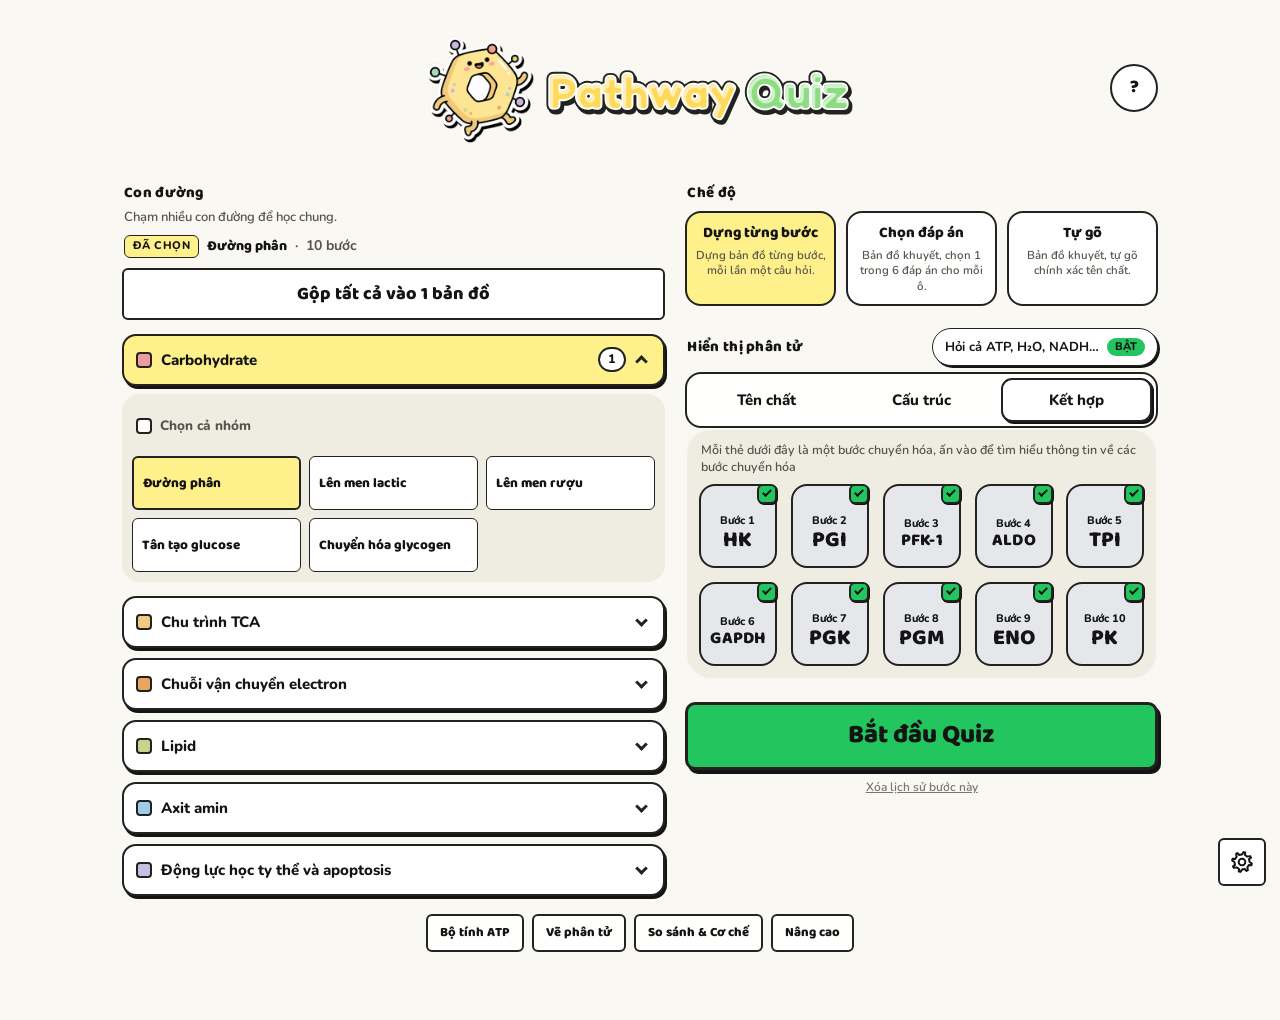
<file: index.html>
<!doctype html>
<!-- Pathway Quiz. Bản quyền © 2026 Benjamin E. Peterson. Bảo lưu mọi quyền. Được phép sử dụng miễn phí cho mục đích tự học và giảng dạy; xem LICENSE. Bản dịch tiếng Việt: Hybrid Catalog. -->
<html lang="vi">
<head>
	<meta charset="utf-8">
	<meta name="author" content="Benjamin E. Peterson">
	<meta name="copyright" content="Copyright (c) 2026 Benjamin E. Peterson. All rights reserved.">
	<meta name="viewport" content="width=device-width, initial-scale=1, viewport-fit=cover">
	<meta name="theme-color" content="#FBF8EA">
	<title>Trắc nghiệm Con đường Chuyển hóa</title>
	<link rel="preconnect" href="https://fonts.googleapis.com">
	<link rel="preconnect" href="https://fonts.gstatic.com" crossorigin>
	<link href="https://fonts.googleapis.com/css2?family=Baloo+2:wght@600;700;800&family=Nunito:wght@500;700;800&display=swap" rel="stylesheet">

	<script>
		/* The saved theme goes on the page before the first paint, so a dark page never flashes light. app.js applies it again at start. */
		(function () {
			var theme = 'light';
			try {
				var doc = JSON.parse(window.localStorage.getItem('mg.v1') || 'null');
				var pref = doc && doc.settings ? doc.settings.theme : null;
				if (pref === 'dark' || (pref === 'auto' && window.matchMedia && window.matchMedia('(prefers-color-scheme: dark)').matches)) { theme = 'dark'; }
			} catch (err) { theme = 'light'; }
			document.documentElement.setAttribute('data-theme', theme);
			if (theme === 'dark') { document.querySelector('meta[name="theme-color"]').setAttribute('content', '#282A36'); }
		})();
	</script>
	<link rel="stylesheet" href="css/main.css">
	<script defer src="js/data/entities.js"></script>
	<script defer src="js/data/geometry.js"></script>
	<script defer src="js/data/pathways.js"></script>
	<script defer src="js/data/compose.js"></script>
	<script defer src="js/data/atp-draw.js"></script>
	<script defer src="js/games/games-core.js"></script>
	<script defer src="js/packs/packs-core.js"></script>
	<script defer src="js/packs/advanced-entities.js"></script>
	<script defer src="js/packs/advanced-pathways.js"></script>
	<script defer src="js/packs/advanced-games.js"></script>
	<script defer src="js/engine/core.js"></script>
	<script defer src="js/engine/chart.js"></script>
	<script defer src="js/engine/quiz-engine.js"></script>
	<script defer src="js/ui/modes-ui.js"></script>
	<script defer src="js/ui/app.js"></script>
</head>
<body>
	<div id="app"></div>
</body>
</html>
</file>
<file: css/main.css>
:root {
/* === Thang viền & Bo góc (Border & Radius Hierarchy) === */
--mg-border-strong: 3px;
--mg-border-mid: 2px;
--mg-border-thin: 1px;
--mg-hairline: rgba(20, 20, 20, 0.14);
--mg-border: var(--mg-border-mid);

--mg-radius-lg: 14px;
--mg-radius-md: 10px;
--mg-radius-sm: 6px;
--mg-radius: var(--mg-radius-md);

/* === Thang bóng đổ (Shadow Hierarchy) === */
--mg-shadow-color: #141414;
--mg-shadow-strong: 3px 4px 0 var(--mg-shadow-color);
--mg-shadow-soft: 1px 2px 0 var(--mg-shadow-color);
--mg-shadow-none: none;
--mg-shadow: var(--mg-shadow-none);
--mg-shadow-sm: var(--mg-shadow-none);

/* === 1. Bảng màu Trung tính (Neutral Core Tokens) === */
--mg-bg: #FAF8F2;
--mg-ink: #141414;
--mg-ink-soft: #55554C;
--mg-line: #222220;
--mg-panel: #EFECE2;
--mg-surface: #FFFFFF;
--mg-surface-alpha: rgba(255, 255, 255, 0.9);
--mg-surface-soft: rgba(255, 255, 255, 0.7);
--mg-surface-faint: rgba(255, 255, 255, 0.5);
--mg-paper: #FFFFFF;
--mg-paper-soft: rgba(255, 255, 255, 0.6);
--mg-chartpaper: #FAF8F2;
--mg-scrim: rgba(20, 20, 20, 0.4);
--mg-placeholder: #8C8B82;

/* === 2. Màu nhấn & Trạng thái Chọn/Hỏi (Accent & Selection) === */
--mg-question: #FEF08A;
--mg-start: #22C55E;
--mg-start-hover: #16A34A;
--mg-option: var(--mg-surface);
--mg-option-hover: #F3F0E6;
--mg-enzyme-bg: var(--mg-panel);

/* === 3. Phản hồi Đúng / Sai (2 Feedback Colors Only) === */
--mg-correct: #22C55E;
--mg-wrong: #EF4444;
--mg-error-bg: #FEF2F2;
--mg-error-ink: #991B1B;
--mg-missed-line: var(--mg-wrong);
--mg-missed-fill: #FEE2E2;

/* === 4. Chip Cofactors (2 Nhóm màu + 1 Trung tính viền) === */
--mg-chip-adenylate: #FDE047;
--mg-chip-redox: #93C5FD;
--mg-chip-carrier: var(--mg-surface);
--mg-chip-ink: #141414;

/* === Aliases tương thích ngược cho SVG/Map & Components === */
--mg-blue: #2563EB;
--mg-orange: #EA580C;
--mg-gold: #FDE047;
--mg-sky: #93C5FD;
--mg-peach: #FDBA74;
--mg-gray: #E5E7EB;
--mg-art-bg: transparent;
--mg-on-paper: #141414;
--mg-ink-contrast: #FFFFFF;
--mg-outline-fill: #FFFFFF;
--mg-outline-stroke: #141414;
--mg-on-fill: #FFFFFF;
--mg-switch-track: #E5E7EB;
--mg-excluded-bg: #F3F0E6;
--mg-excluded-ink: #78716C;
--mg-panel-inset: rgba(255, 255, 255, 0.6);
--mg-struct: #141414;
--mg-struct-hl: #2563EB;
--mg-struct-pill: #DBEAFE;
--mg-map-adenylate: var(--mg-chip-adenylate);
--mg-map-adenylate-ink: #713F12;
--mg-map-redox: var(--mg-chip-redox);
--mg-map-redox-ink: #1E3A8A;
--mg-map-carrier: var(--mg-panel);
--mg-map-carrier-ink: #141414;
--mg-map-small: #FFFFFF;
--mg-map-small-ink: #141414;
--mg-tile-dim: none;
color-scheme: light;
--mg-tap: 44px;
--mg-max: 1100px;
--mg-font-display: 'Baloo 2', system-ui, 'Segoe UI', Roboto, sans-serif;
--mg-font-body: 'Nunito', system-ui, 'Segoe UI', Roboto, sans-serif;
--mg-font: var(--mg-font-body);
}
[data-theme="dark"] {
--mg-border-strong: 3px;
--mg-border-mid: 2px;
--mg-border-thin: 1px;
--mg-hairline: rgba(244, 244, 240, 0.14);
--mg-shadow-color: rgba(0, 0, 0, 0.5);

/* === 1. Bảng màu Trung tính Dark === */
--mg-bg: #21222C;
--mg-ink: #F4F4F0;
--mg-ink-soft: #A6ACCD;
--mg-line: #4E5579;
--mg-panel: #282A36;
--mg-surface: #343746;
--mg-surface-alpha: rgba(52, 55, 70, 0.9);
--mg-surface-soft: rgba(52, 55, 70, 0.7);
--mg-surface-faint: rgba(52, 55, 70, 0.5);
--mg-paper: #282A36;
--mg-paper-soft: #282A36;
--mg-chartpaper: #21222C;
--mg-scrim: rgba(15, 16, 22, 0.75);
--mg-placeholder: #7982A9;

/* === 2. Màu nhấn & Trạng thái Chọn/Hỏi Dark === */
--mg-question: #4C4863;
--mg-start: #535CA8;
--mg-start-hover: #5E67B4;
--mg-option: var(--mg-surface);
--mg-option-hover: #414558;
--mg-enzyme-bg: var(--mg-panel);

/* === 3. Phản hồi Đúng / Sai Dark === */
--mg-correct: #4ADE80;
--mg-wrong: #F87171;
--mg-error-bg: #452327;
--mg-error-ink: #FCA5A5;
--mg-missed-line: var(--mg-wrong);
--mg-missed-fill: #3A1D22;

/* === 4. Chip Cofactors Dark === */
--mg-chip-adenylate: #854D0E;
--mg-chip-redox: #1E40AF;
--mg-chip-carrier: var(--mg-surface);
--mg-chip-ink: #F4F4F0;

/* === Aliases tương thích Dark === */
--mg-blue: #60A5FA;
--mg-orange: #FB923C;
--mg-gold: #FACC15;
--mg-sky: #60A5FA;
--mg-peach: #FDBA74;
--mg-gray: #374151;
--mg-art-bg: transparent;
--mg-ink-contrast: #21222C;
--mg-outline-fill: #F4F4F0;
--mg-outline-stroke: #191A21;
--mg-on-fill: #FBFBF8;
--mg-switch-track: #44475A;
--mg-excluded-bg: #2B2D3C;
--mg-excluded-ink: #8189AD;
--mg-panel-inset: rgba(244, 244, 240, 0.05);
--mg-struct: #F4F4F0;
--mg-struct-hl: #60A5FA;
--mg-struct-pill: #1E3A8A;
--mg-map-adenylate: var(--mg-chip-adenylate);
--mg-map-adenylate-ink: #FEF08A;
--mg-map-redox: var(--mg-chip-redox);
--mg-map-redox-ink: #DBEAFE;
--mg-map-carrier: #383B4D;
--mg-map-carrier-ink: #ECECF4;
--mg-map-small: #343746;
--mg-map-small-ink: #ECECF4;
--mg-tile-dim: brightness(0.8) saturate(0.85);
color-scheme: dark;
}
*,
*::before,
*::after {
box-sizing: border-box;
}
html {
-webkit-text-size-adjust: 100%;
text-size-adjust: 100%;
background: var(--mg-bg);
}
html.mg-lock {
overflow: hidden;
}
body {
margin: 0;
min-height: 100vh;
min-height: 100dvh;
background: var(--mg-bg);
color: var(--mg-ink);
font: 700 16px/1.35 var(--mg-font);
-webkit-font-smoothing: antialiased;
-webkit-tap-highlight-color: transparent;
}
button,
input,
select,
textarea {
font: inherit;
color: inherit;
}
button {
touch-action: manipulation;
}
:focus-visible {
outline: 3px solid var(--mg-blue);
outline-offset: 3px;
}
@keyframes mg-fade {
from { opacity: 0; }
to { opacity: 1; }
}
@keyframes mg-enter {
from { opacity: 0; }
to { opacity: 1; }
}
@keyframes mg-shake {
10%,
90% { transform: translateX(-2px); }
20%,
80% { transform: translateX(4px); }
30%,
50%,
70% { transform: translateX(-7px); }
40%,
60% { transform: translateX(7px); }
}
@keyframes mg-pop {
0% { transform: scale(0.6); }
55% { transform: scale(1.08); }
100% { transform: scale(1); }
}
@keyframes mg-toast-in {
from { opacity: 0; transform: translateY(8px); }
to { opacity: 1; transform: none; }
}
.shake {
animation: mg-shake 0.42s cubic-bezier(0.36, 0.07, 0.19, 0.97) both;
}
.pop {
animation: mg-pop 0.35s cubic-bezier(0.3, 1.4, 0.6, 1) both;
}
.mg-app {
position: relative;
min-height: 100vh;
min-height: 100dvh;
background: var(--mg-bg);
overflow-x: hidden;
overflow-x: clip;
}
.mg-backdrop {
position: fixed;
inset: 0;
z-index: 0;
overflow: hidden;
pointer-events: none;
}
.mg-backdrop svg {
position: absolute;
inset: 0;
width: 100%;
height: 100%;
opacity: 0.2;
filter: blur(7px);
}
.mg-stage {
position: relative;
z-index: 1;
min-height: 100vh;
min-height: 100dvh;
}
.mg-screen {
position: relative;
width: 100%;
max-width: var(--mg-max);
min-height: 100vh;
min-height: 100dvh;
margin: 0 auto;
padding: 12px 16px 104px;
}
.mg-screen.is-entering {
animation: mg-enter 0.24s ease-out both;
}
.mg-screen.mg-screen--quiz {
max-width: none;
padding: 0;
}
.mg-corner {
position: fixed;
inset: 0;
z-index: 30;
pointer-events: none;
}
.mg-corner__back,
.mg-corner__gear {
position: absolute;
bottom: 14px;
pointer-events: auto;
}
.mg-corner__back {
left: 14px;
}
.mg-corner__gear {
right: 14px;
}
.mg-app[data-screen="select"] .mg-corner__back,
.mg-app[data-screen="quiz"] .mg-corner__back,
.mg-app[data-screen="quiz"] .mg-corner__gear,
.mg-app[data-screen="results"] .mg-corner__gear {
display: none;
}
@media (max-height: 520px) {
.mg-corner__back,
.mg-corner__gear {
top: 10px;
bottom: auto;
}
}
.mg-title {
margin: 0;
font: 800 30px/1.1 var(--mg-font);
letter-spacing: 0.01em;
text-align: center;
}
.mg-brand {
display: flex;
align-items: center;
justify-content: center;
gap: 8px;
}
.mg-brand__mascot {
flex: none;
width: 62px;
height: auto;
transform-origin: 50% 90%;
animation: mg-bob 3.4s ease-in-out infinite;
}
.mg-brand__text {
display: block;
line-height: 0;
}
.mg-brand__title {
display: block;
width: auto;
height: 46px;
overflow: visible;
}
.mg-brand__sr {
position: absolute;
width: 1px;
height: 1px;
overflow: hidden;
clip: rect(0 0 0 0);
white-space: nowrap;
}
@keyframes mg-bob {
0%, 100% { transform: translateY(0) rotate(-3deg); }
50% { transform: translateY(-4px) rotate(3deg); }
}
@media (prefers-reduced-motion: reduce) {
.mg-brand__mascot { animation: none; }
}
.mg-subtitle {
margin: 4px 0 0;
font: 700 15px/1.35 var(--mg-font);
color: var(--mg-ink-soft);
text-align: center;
}
.mg-label {
margin: 0 0 6px 2px;
font: 800 14px/1.2 var(--mg-font);
color: var(--mg-ink-soft);
}
.mg-hint {
margin: 10px 2px 0;
font: 700 13px/1.4 var(--mg-font);
color: var(--mg-ink-soft);
text-align: center;
}
.mg-outlined {
color: var(--mg-outline-fill);
text-shadow:
0 3px 0 var(--mg-outline-stroke),
0 -2px 0 var(--mg-outline-stroke),
-2px 0 0 var(--mg-outline-stroke),
2px 0 0 var(--mg-outline-stroke),
-2px -2px 0 var(--mg-outline-stroke),
2px -2px 0 var(--mg-outline-stroke),
-2px 2px 0 var(--mg-outline-stroke),
2px 2px 0 var(--mg-outline-stroke);
}
@supports (paint-order: stroke fill) {
.mg-outlined {
text-shadow: none;
-webkit-text-stroke: 5px var(--mg-outline-stroke);
paint-order: stroke fill;
word-spacing: 0.16em;
}
}
.mg-btn {
display: inline-flex;
align-items: center;
justify-content: center;
gap: 8px;
min-height: var(--mg-tap);
margin: 0;
padding: 10px 20px;
font: 800 18px/1.15 var(--mg-font);
color: var(--mg-ink);
text-align: center;
background: var(--mg-option);
border: var(--mg-border) solid var(--mg-line);
border-radius: 16px;
box-shadow: var(--mg-shadow-sm);
cursor: pointer;
user-select: none;
transition: transform 0.08s ease, box-shadow 0.08s ease, background-color 0.15s ease;
}
.mg-btn:active:not(:disabled) {
transform: translate(2px, 3px);
box-shadow: 1px 1px 0 var(--mg-shadow-color);
}
.mg-btn:disabled {
opacity: 0.5;
cursor: default;
}
.mg-btn--primary {
width: 100%;
min-height: 64px;
padding: 10px 20px;
font-size: 24px;
background: var(--mg-start);
border-radius: 20px;
box-shadow: var(--mg-shadow);
}
.mg-btn--ghost {
background: var(--mg-surface-alpha);
}
.mg-btn--danger {
background: var(--mg-wrong);
color: var(--mg-on-paper);
}
.mg-btn--danger.is-armed {
background: var(--mg-orange);
color: var(--mg-on-fill);
text-shadow: 0 1px 0 var(--mg-on-paper);
}
.mg-empty {
display: flex;
flex-direction: column;
align-items: center;
justify-content: center;
gap: 4px;
min-height: 120px;
padding: 18px 14px;
text-align: center;
border: 2.5px dashed var(--mg-placeholder);
border-radius: 18px;
}
.mg-empty__title {
margin: 0;
font: 800 17px/1.25 var(--mg-font);
color: var(--mg-ink);
}
.mg-empty__text {
margin: 0;
font: 700 13.5px/1.4 var(--mg-font);
color: var(--mg-ink-soft);
}
.mg-history {
display: flex;
flex-wrap: wrap;
justify-content: center;
gap: 8px 10px;
margin: 12px 0 0;
}
.mg-history__btn {
padding: 6px 18px;
font-size: 15px;
}
.mg-history__btn.is-armed {
background: var(--mg-orange);
color: var(--mg-on-fill);
text-shadow: 0 1px 0 var(--mg-on-paper);
}
.mg-btn--block {
width: 100%;
}
.mg-btn--icon {
width: 48px;
min-width: 48px;
height: 48px;
min-height: 48px;
padding: 0;
background: var(--mg-surface);
border-radius: 50%;
}
.mg-btn--icon .mg-icon {
width: 24px;
height: 24px;
}
.mg-card {
position: relative;
padding: 16px;
background: var(--mg-surface);
border: var(--mg-border) solid var(--mg-line);
border-radius: var(--mg-radius);
box-shadow: var(--mg-shadow);
}
.mg-card--question {
background: var(--mg-question);
}
.mg-card--option {
background: var(--mg-option);
}
.mg-option {
position: relative;
display: flex;
align-items: center;
justify-content: center;
width: 100%;
min-height: 72px;
margin: 0;
padding: 10px 8px;
overflow: hidden;
font: 800 18px/1.15 var(--mg-font);
color: var(--mg-ink);
text-align: center;
background: var(--mg-option);
border: var(--mg-border) solid var(--mg-line);
border-radius: var(--mg-radius);
box-shadow: var(--mg-shadow);
cursor: pointer;
user-select: none;
transition: transform 0.08s ease, box-shadow 0.08s ease, background-color 0.2s ease, opacity 0.2s ease;
}
.mg-option > svg {
display: block;
max-width: 100%;
height: auto;
}
.mg-option:active:not(:disabled):not(.is-disabled):not(.is-eliminated) {
transform: translate(2px, 3px);
box-shadow: 2px 2px 0 var(--mg-shadow-color);
}
.mg-option.is-correct {
background: var(--mg-correct);
}
.mg-option.is-wrong {
background: var(--mg-wrong);
}
.mg-option.is-disabled {
cursor: default;
}
.mg-option.is-eliminated {
background: var(--mg-gray);
box-shadow: none;
opacity: 0.45;
cursor: not-allowed;
}
.mg-option.is-correct::after,
.mg-option.is-wrong::after {
content: "";
position: absolute;
left: 50%;
top: 50%;
width: min(58%, 110px);
aspect-ratio: 1 / 1;
transform: translate(-50%, -50%);
background: center / contain no-repeat;
opacity: 0.2;
pointer-events: none;
}
.mg-option.is-correct::after {
background-image: url("data:image/svg+xml,%3Csvg xmlns='http://www.w3.org/2000/svg' viewBox='0 0 24 24'%3E%3Cpath d='M4 12.5l5 5L20 6.5' fill='none' stroke='%23141414' stroke-width='3' stroke-linecap='round' stroke-linejoin='round'/%3E%3C/svg%3E");
}
.mg-option.is-wrong::after {
background-image: url("data:image/svg+xml,%3Csvg xmlns='http://www.w3.org/2000/svg' viewBox='0 0 24 24'%3E%3Cpath d='M6 6l12 12M18 6L6 18' fill='none' stroke='%23141414' stroke-width='3' stroke-linecap='round'/%3E%3C/svg%3E");
}
.mg-grid {
display: grid;
gap: 12px;
}
.mg-grid--2x2 {
grid-template-columns: repeat(2, minmax(0, 1fr));
}
.mg-grid--2x3 {
grid-template-columns: repeat(3, minmax(0, 1fr));
}
.mg-grid--2x3 .mg-option {
min-height: 84px;
font-size: clamp(15px, 4.4vw, 18px);
}
.mg-grid--auto {
grid-template-columns: repeat(auto-fill, minmax(var(--mg-min, 120px), 1fr));
}
.mg-tile {
position: relative;
min-width: 0;
min-height: 84px;
container-type: inline-size;
background: var(--mg-gray);
border: var(--mg-border) solid var(--mg-line);
border-radius: 16px;
box-shadow: var(--mg-shadow-sm);
transition: opacity 0.2s ease;
}
.mg-tile__body {
display: flex;
flex-direction: column;
align-items: center;
justify-content: center;
gap: 3px;
width: 100%;
height: 100%;
min-height: 78px;
margin: 0;
padding: 20px 1px 8px;
background: transparent;
border: 0;
border-radius: 12px;
color: var(--mg-ink);
text-align: center;
cursor: pointer;
}
.mg-tile__step {
font: 800 11px/1 var(--mg-font);
color: var(--mg-ink);
white-space: nowrap;
}
.mg-tile__name {
font: 800 19px/1.05 var(--mg-font);
font-size: min(19px, 34cqi);
letter-spacing: 0.01em;
white-space: nowrap;
}
.mg-tile__name.is-long {
font-size: min(14px, 26cqi);
}
.mg-tile__name.is-xlong {
font-size: min(14px, calc(150cqi / var(--n, 8)));
}
.mg-tile__pct {
display: inline-flex;
align-items: center;
gap: 3px;
font: 800 12px/1 var(--mg-font);
white-space: nowrap;
}
.mg-tile__pct .mg-icon {
width: 13px;
height: 13px;
stroke-width: 3.4;
}
.mg-tile__toggle {
position: absolute;
top: -14px;
right: -14px;
z-index: 2;
display: flex;
align-items: center;
justify-content: center;
width: 44px;
height: 44px;
margin: 0;
padding: 0;
background: transparent;
border: 0;
border-radius: 50%;
cursor: pointer;
}
.mg-tile__toggle::before {
content: "";
position: absolute;
left: 50%;
top: 50%;
width: 22px;
height: 22px;
transform: translate(-50%, -50%);
background: var(--mg-surface);
border: 2.5px solid var(--mg-line);
border-radius: 50%;
}
.mg-tile__toggle .mg-icon {
position: relative;
width: 12px;
height: 12px;
stroke-width: 3.4;
}
.mg-tile.is-excluded {
background: var(--mg-excluded-bg) !important;
border-style: dashed;
box-shadow: none;
opacity: 0.85;
}
.mg-tile.is-excluded .mg-tile__name,
.mg-tile.is-excluded .mg-tile__step {
color: var(--mg-excluded-ink);
}
.mg-tiles {
display: grid;
grid-template-columns: repeat(var(--mg-cols, 5), minmax(0, 1fr));
gap: 10px;
}
.mg-panel {
padding: 14px;
background: var(--mg-panel);
border-radius: 26px;
box-shadow: inset 0 0 0 2px var(--mg-panel-inset);
}
.mg-choices {
display: grid;
grid-template-columns: repeat(3, minmax(0, 1fr));
gap: 10px;
}
.mg-choice {
display: flex;
flex-direction: column;
align-items: flex-start;
gap: 5px;
min-width: 0;
min-height: 96px;
margin: 0;
padding: 11px 10px 10px;
color: var(--mg-ink);
text-align: left;
background: var(--mg-option);
border: var(--mg-border) solid var(--mg-line);
border-radius: 16px;
box-shadow: var(--mg-shadow-sm);
cursor: pointer;
transition: transform 0.08s ease, box-shadow 0.08s ease, background-color 0.15s ease;
}
.mg-choice:active {
transform: translate(2px, 3px);
box-shadow: 1px 1px 0 var(--mg-shadow-color);
}
.mg-choice.is-selected {
background: var(--mg-question);
}
.mg-choice__dot {
display: block;
flex: none;
width: 16px;
height: 16px;
background: var(--mg-gold);
border: 2.5px solid var(--mg-line);
border-radius: 50%;
}
.mg-choice__title {
font: 800 16px/1.15 var(--mg-font);
overflow-wrap: anywhere;
}
.mg-choice__text {
font: 700 12px/1.3 var(--mg-font);
color: var(--mg-ink-soft);
overflow-wrap: anywhere;
}
.mg-choice--mode {
align-items: center;
justify-content: center;
min-height: 56px;
text-align: center;
}
.mg-segmented {
display: flex;
gap: 4px;
padding: 4px;
background: var(--mg-surface-alpha);
border: var(--mg-border) solid var(--mg-line);
border-radius: 16px;
}
.mg-segmented > button {
flex: 1 1 0;
min-width: 0;
min-height: var(--mg-tap);
margin: 0;
padding: 6px 6px;
background: transparent;
border: 2.5px solid transparent;
border-radius: 11px;
font: 800 15px/1.1 var(--mg-font);
color: var(--mg-ink);
cursor: pointer;
}
.mg-segmented > button.is-active,
.mg-segmented > button[aria-pressed="true"] {
background: var(--mg-option);
border-color: var(--mg-line);
box-shadow: 2px 2px 0 var(--mg-shadow-color);
}
.mg-switch {
position: relative;
flex: none;
width: 64px;
height: 44px;
margin: 0;
padding: 0;
background: transparent;
border: 0;
cursor: pointer;
}
.mg-switch::before {
content: "";
position: absolute;
left: 3px;
right: 3px;
top: 5px;
bottom: 5px;
background: var(--mg-switch-track);
border: var(--mg-border) solid var(--mg-line);
border-radius: 999px;
}
.mg-switch::after {
content: "";
position: absolute;
top: 11px;
left: 9px;
width: 22px;
height: 22px;
background: var(--mg-ink);
border-radius: 50%;
transition: transform 0.18s ease;
}
.mg-switch[aria-checked="true"]::before {
background: var(--mg-correct);
}
.mg-switch[aria-checked="true"]::after {
transform: translateX(24px);
}
.mg-input {
display: block;
width: 100%;
min-height: 56px;
padding: 12px 16px;
font: 800 20px/1.2 var(--mg-font);
color: var(--mg-ink);
background: var(--mg-surface);
border: var(--mg-border) solid var(--mg-line);
border-radius: 16px;
box-shadow: var(--mg-shadow-sm);
outline: none;
}
.mg-input:focus {
outline: 3px solid var(--mg-blue);
outline-offset: 3px;
}
.mg-input::placeholder {
color: var(--mg-placeholder);
font-weight: 700;
}
.mg-chip {
display: inline-flex;
align-items: center;
justify-content: center;
min-width: 52px;
height: 30px;
padding: 0 11px;
font: 800 13px/1 var(--mg-font);
white-space: nowrap;
background: var(--mg-gray);
border: 2.5px solid var(--mg-line);
border-radius: 999px;
box-shadow: 2px 2px 0 var(--mg-shadow-color);
}
.mg-chip--adenylate {
background: var(--mg-chip-adenylate);
}
.mg-chip--redox {
background: var(--mg-chip-redox);
}
.mg-chip--carrier {
background: var(--mg-chip-carrier);
}
.mg-chip--small {
background: var(--mg-gray);
}
.mg-header {
display: flex;
align-items: center;
gap: 14px;
padding: 10px 14px;
font: 800 24px/1 var(--mg-font);
}
.mg-count {
display: inline-flex;
align-items: center;
gap: 6px;
font: 800 24px/1 var(--mg-font);
font-variant-numeric: tabular-nums;
}
.mg-count .mg-icon {
width: 26px;
height: 26px;
}
.mg-count--right .mg-icon__disc {
fill: var(--mg-correct);
}
.mg-count--wrong .mg-icon__disc {
fill: var(--mg-wrong);
}
.mg-timer {
margin-left: auto;
font: 800 24px/1 var(--mg-font);
font-variant-numeric: tabular-nums;
}
.mg-progress {
position: relative;
height: 14px;
overflow: hidden;
background: var(--mg-surface);
border: 2.5px solid var(--mg-line);
border-radius: 999px;
}
.mg-progress > span {
display: block;
height: 100%;
width: 0;
background: var(--mg-correct);
transition: width 0.3s ease;
}
.mg-icon {
display: block;
flex: none;
width: 22px;
height: 22px;
overflow: visible;
fill: none;
stroke: currentColor;
stroke-width: 2.8;
stroke-linecap: round;
stroke-linejoin: round;
}
.mg-icon__disc {
fill: var(--mg-surface);
stroke: var(--mg-ink);
stroke-width: 2;
}
.mg-modal {
position: fixed;
inset: 0;
z-index: 50;
display: flex;
align-items: center;
justify-content: center;
padding: 16px;
background: var(--mg-scrim);
animation: mg-fade 0.18s ease-out both;
}
.mg-modal__panel {
position: relative;
width: min(100%, 480px);
max-width: 560px;
max-height: calc(100vh - 32px);
max-height: calc(100dvh - 32px);
overflow-y: auto;
padding: 22px 20px 20px;
background: var(--mg-surface);
border: var(--mg-border) solid var(--mg-line);
border-radius: 22px;
box-shadow: var(--mg-shadow);
}
.mg-modal__panel--wide {
width: min(100%, 560px);
}
.mg-sheet {
width: min(100%, 560px);
max-width: 560px;
margin-left: auto;
margin-right: auto;
}
.mg-modal__panel.mg-card--option {
background: var(--mg-option);
}
.mg-modal__panel:focus {
outline: none;
}
.mg-modal__close {
position: absolute;
top: 10px;
right: 10px;
z-index: 2;
}
.mg-modal__title {
margin: 0 44px 14px 0;
font: 800 26px/1.1 var(--mg-font);
}
.mg-settings {
display: grid;
gap: 12px;
}
.mg-settings__note {
margin: 0;
font: 700 14px/1.4 var(--mg-font);
color: var(--mg-ink-soft);
}
.mg-setting {
display: grid;
grid-template-columns: minmax(0, 1fr) auto;
align-items: center;
gap: 12px;
padding: 12px 14px;
background: var(--mg-option);
border: 2.5px solid var(--mg-line);
border-radius: 16px;
}
.mg-setting--stack {
grid-template-columns: minmax(0, 1fr);
}
.mg-setting__title {
font: 800 17px/1.25 var(--mg-font);
}
.mg-setting__text {
margin-top: 2px;
font: 700 13px/1.35 var(--mg-font);
color: var(--mg-ink-soft);
}
.mg-setting--stack .mg-btn {
margin-top: 12px;
}
.mg-toasts {
position: fixed;
left: 0;
right: 0;
bottom: 84px;
z-index: 60;
display: flex;
flex-direction: column;
align-items: center;
gap: 8px;
padding: 0 16px;
pointer-events: none;
}
.mg-toast {
max-width: min(100%, 420px);
padding: 11px 18px;
font: 800 16px/1.3 var(--mg-font);
text-align: center;
background: var(--mg-surface);
border: var(--mg-border) solid var(--mg-line);
border-radius: 16px;
box-shadow: var(--mg-shadow-sm);
animation: mg-toast-in 0.2s ease-out both;
transition: opacity 0.2s ease, transform 0.2s ease;
}
.mg-toast.is-leaving {
opacity: 0;
transform: translateY(6px);
}
@media (max-width: 899px) {
.mg-toasts {
top: calc(env(safe-area-inset-top, 0px) + 76px);
bottom: auto;
}
}
.mg-select__head {
padding-top: 6px;
}
.mg-select__body {
display: grid;
grid-template-columns: minmax(0, 1fr);
gap: 16px;
margin-top: 10px;
}
.mg-section {
margin-top: 16px;
}
.mg-section:first-child {
margin-top: 0;
}
.mg-intro {
display: flex;
flex-wrap: wrap;
align-items: center;
justify-content: center;
gap: 6px 10px;
width: fit-content;
max-width: 100%;
margin: 8px auto 0;
padding: 6px 8px 6px 16px;
background: var(--mg-surface-soft);
border: 2.5px solid var(--mg-line);
border-radius: 14px;
font: 700 14px/1.3 var(--mg-font);
}
.mg-intro__more {
min-height: 36px;
padding: 2px 14px;
font-size: 14px;
}
.mg-intro__close {
width: 36px;
height: 36px;
min-height: 36px;
}
.mg-help-open {
display: flex;
width: fit-content;
margin: 8px auto 0;
min-height: var(--mg-tap);
padding: 6px 18px;
font-size: 16px;
}
.mg-howto {
margin: 0;
padding: 0 0 4px 22px;
display: grid;
gap: 12px;
font: 700 15px/1.4 var(--mg-font);
}
.mg-howto strong {
display: block;
font-weight: 800;
}
.mg-howto span {
color: var(--mg-ink-soft);
}
.mg-select__foot {
margin-top: 18px;
padding-bottom: 124px;
}
.mg-select__foot .mg-select__tools > .mg-btn {
margin-top: 0;
}
.mg-dock {
position: fixed;
left: 0;
right: 0;
bottom: 0;
z-index: 25;
padding: 12px 84px calc(14px + env(safe-area-inset-bottom, 0px)) 14px;
background: var(--mg-bg);
border-top: var(--mg-border) solid var(--mg-line);
}
.mg-dock .mg-btn--primary {
min-height: 60px;
font-size: 22px;
}
.mg-advanced {
display: flex;
flex-direction: column;
gap: 18px;
}
.mg-advanced__text {
margin: 0;
font: 700 16px/1.45 var(--mg-font);
color: var(--mg-ink);
}
.mg-dock__total {
margin: 0 0 8px;
font: 800 15px/1.2 var(--mg-font);
color: var(--mg-ink);
text-align: center;
}
.mg-panel--steps {
max-height: 44vh;
overflow-y: auto;
scrollbar-width: thin;
}
.mg-detail {
display: flex;
flex-direction: column;
gap: 14px;
}
.mg-detail__head {
display: grid;
grid-template-columns: auto minmax(0, 1fr);
align-items: center;
gap: 10px;
padding-right: 40px;
}
.mg-detail__head--solo {
grid-template-columns: minmax(0, 1fr);
}
.mg-detail__code {
align-self: start;
font: 800 30px/1 var(--mg-font);
color: var(--mg-ink-soft);
white-space: nowrap;
}
.mg-detail__chip {
align-self: start;
height: 34px;
font-size: 15px;
}
.mg-detail__title {
margin: 0;
font: 800 26px/1.12 var(--mg-font);
text-align: center;
overflow-wrap: break-word;
}
.mg-detail__title.is-long {
font-size: 21px;
-webkit-text-stroke-width: 3px;
}
.mg-detail__title.is-xlong {
font-size: 20px;
-webkit-text-stroke-width: 3px;
}
.mg-detail__struct {
display: flex;
align-items: center;
justify-content: center;
min-height: 170px;
padding: 6px;
background: var(--mg-paper-soft);
border-radius: 16px;
}
.mg-detail__struct svg {
display: block;
max-width: 100%;
height: auto;
}
.mg-info {
display: grid;
gap: 6px;
margin: 0;
padding: 12px 14px;
background: var(--mg-surface-faint);
border-radius: 16px;
}
.mg-info__row {
display: flex;
align-items: baseline;
justify-content: space-between;
gap: 12px;
font: 800 15px/1.35 var(--mg-font);
}
.mg-info dt {
flex: none;
font-weight: 700;
color: var(--mg-ink-soft);
}
.mg-info dd {
min-width: 0;
margin: 0;
text-align: right;
overflow-wrap: anywhere;
}
.mg-detail__note {
margin: 0;
font: 700 15px/1.45 var(--mg-font);
}
.mg-eq {
display: flex;
flex-direction: column;
align-items: center;
gap: 6px;
}
.mg-eq__side {
display: flex;
flex: none;
flex-wrap: wrap;
align-items: center;
justify-content: center;
gap: 8px 6px;
max-width: 100%;
}
.mg-eq__item {
display: flex;
flex-direction: column;
align-items: center;
gap: 3px;
min-width: 0;
}
.mg-eq__mol {
display: flex;
align-items: center;
justify-content: center;
width: 100px;
height: 80px;
padding: 4px;
background: var(--mg-paper);
border: 2.5px solid var(--mg-line);
border-radius: 14px;
}
.mg-eq__mol svg {
display: block;
max-width: 100%;
height: auto;
}
.mg-eq__mol--text {
font: 800 15px/1 var(--mg-font);
}
.mg-eq__name {
max-width: 110px;
font: 800 12px/1.15 var(--mg-font);
text-align: center;
overflow-wrap: anywhere;
}
.mg-eq__op {
font: 800 20px/1 var(--mg-font);
padding: 0 2px;
}
.mg-eq__arrow {
display: flex;
flex: none;
flex-direction: column;
align-items: center;
gap: 2px;
}
.mg-eq__enz {
padding: 3px 9px;
font: 800 13px/1.2 var(--mg-font);
background: var(--mg-question);
border: 2.5px solid var(--mg-line);
border-radius: 999px;
}
.mg-eq__line {
display: block;
width: 16px;
height: 34px;
fill: none;
stroke: var(--mg-ink);
stroke-width: 2.6;
stroke-linecap: round;
stroke-linejoin: round;
}
.mg-eq__text {
margin: 4px 0 0;
font: 700 14px/1.45 var(--mg-font);
text-align: center;
color: var(--mg-ink-soft);
}
.mg-mastery {
display: flex;
align-items: center;
gap: 10px;
margin: 0;
font: 800 15px/1.2 var(--mg-font);
}
.mg-mastery .mg-progress {
flex: 1 1 auto;
}
.mg-mastery__pct {
min-width: 52px;
font: 800 18px/1 var(--mg-font);
text-align: right;
font-variant-numeric: tabular-nums;
}
.mg-mastery--empty {
color: var(--mg-ink-soft);
font-weight: 700;
text-align: center;
display: block;
}
.mg-results__head {
text-align: center;
margin-bottom: 14px;
}
.mg-results__verdict {
margin: 8px 0 0;
font: 800 17px/1.3 var(--mg-font);
}
.mg-results__body {
display: grid;
gap: 14px;
}
.mg-results__main,
.mg-results__side {
display: grid;
gap: 14px;
align-content: start;
min-width: 0;
}
.mg-score {
display: flex;
align-items: center;
gap: 18px;
padding: 18px;
}
.mg-ring {
position: relative;
flex: none;
width: 128px;
height: 128px;
}
.mg-ring__art {
width: 100%;
height: 100%;
}
.mg-ring__art svg {
display: block;
width: 100%;
height: 100%;
overflow: visible;
}
.mg-ring__value {
position: absolute;
inset: 0;
display: flex;
align-items: center;
justify-content: center;
font: 800 22px/1 var(--mg-font);
font-variant-numeric: tabular-nums;
}
.mg-stats {
display: grid;
grid-template-columns: repeat(2, minmax(0, 1fr));
gap: 12px 14px;
flex: 1 1 auto;
min-width: 0;
}
.mg-stat {
display: flex;
flex-direction: column;
gap: 3px;
min-width: 0;
}
.mg-stat__value {
display: inline-flex;
align-items: center;
gap: 6px;
font: 800 24px/1.05 var(--mg-font);
font-variant-numeric: tabular-nums;
}
.mg-stat__value .mg-icon {
width: 24px;
height: 24px;
}
.mg-stat--right .mg-icon__disc {
fill: var(--mg-correct);
}
.mg-stat--wrong .mg-icon__disc {
fill: var(--mg-wrong);
}
.mg-stat__label {
font: 700 13px/1.2 var(--mg-font);
color: var(--mg-ink-soft);
}
.mg-results__heading {
margin: 0 0 8px;
font: 800 19px/1.2 var(--mg-font);
}
.mg-results__hint {
margin: -4px 0 8px;
font: 700 13px/1.3 var(--mg-font);
color: var(--mg-ink-soft);
}
.mg-results__none {
margin: 0;
font: 800 16px/1.4 var(--mg-font);
}
.mg-bullets {
margin: 0;
padding-left: 20px;
font: 700 15px/1.45 var(--mg-font);
}
.mg-bullets li {
margin: 5px 0;
padding-left: 2px;
}
.mg-missed {
display: grid;
gap: 8px;
margin: 0;
padding: 0;
list-style: none;
}
.mg-missed__item {
display: flex;
align-items: center;
gap: 10px;
width: 100%;
min-height: 48px;
margin: 0;
padding: 9px 12px;
color: var(--mg-ink);
text-align: left;
background: var(--mg-surface);
border: 2.5px solid var(--mg-line);
border-radius: 14px;
font: 800 15px/1.3 var(--mg-font);
cursor: pointer;
overflow-wrap: anywhere;
}
.mg-results__actions {
display: grid;
grid-template-columns: repeat(2, minmax(0, 1fr));
gap: 12px;
}
.mg-results__actions .mg-btn--primary,
.mg-results__actions .mg-btn--wide {
grid-column: 1 / -1;
}
.mg-results__actions .mg-btn:not(.mg-btn--primary) {
width: 100%;
min-height: 52px;
font-size: 16px;
}
.mg-courses {
display: flex;
flex-wrap: wrap;
align-items: center;
gap: 4px 10px;
}
.mg-course-pills {
display: flex;
flex: none;
flex-direction: column;
align-items: flex-start;
}
.mg-choice--course {
flex: 1 1 150px;
min-height: 56px;
flex-direction: row;
align-items: center;
gap: 10px;
}
.mg-choice--small {
flex: none;
flex-direction: row;
align-items: center;
min-height: var(--mg-tap);
padding: 0 2px;
background: none;
border: 0;
border-radius: 12px;
box-shadow: none;
}
.mg-choice--small:active,
.mg-choice--small.is-selected {
transform: none;
box-shadow: none;
background: none;
}
.mg-choice__face {
display: inline-flex;
align-items: center;
gap: 7px;
padding: 3px 12px 3px 8px;
white-space: nowrap;
background: var(--mg-surface-soft);
border: 2px solid var(--mg-line);
border-radius: 12px;
box-shadow: 1px 2px 0 var(--mg-shadow-color);
transition: transform 0.08s ease, box-shadow 0.08s ease, background-color 0.15s ease;
}
.mg-choice--small .mg-choice__dot {
width: 12px;
height: 12px;
border-width: 2px;
}
.mg-choice--small .mg-choice__title {
font-size: 13px;
overflow-wrap: normal;
}
.mg-choice--small.is-selected .mg-choice__face {
background: var(--mg-question);
}
.mg-choice--small:active .mg-choice__face {
transform: translate(1px, 2px);
box-shadow: none;
}
.mg-groups {
display: grid;
gap: 10px;
}
.mg-group__tab {
display: flex;
align-items: center;
gap: 9px;
width: 100%;
min-height: 52px;
margin: 0;
padding: 8px 12px;
color: var(--mg-ink);
font: 800 15px/1.2 var(--mg-font);
text-align: left;
background: var(--mg-option);
border: 2.5px solid var(--mg-line);
border-radius: 14px;
box-shadow: 2px 3px 0 var(--mg-shadow-color);
cursor: pointer;
transition: transform 0.08s ease, box-shadow 0.08s ease, background-color 0.15s ease;
}
.mg-group__tab:active {
transform: translate(2px, 3px);
box-shadow: 1px 1px 0 var(--mg-shadow-color);
}
.mg-group__tab.has-pick {
background: var(--mg-question);
}
.mg-group__dot {
display: inline-block;
flex: none;
width: 16px;
height: 16px;
border: 2px solid var(--mg-line);
border-radius: 4px;
box-sizing: border-box;
}
.mg-group__name {
flex: 1 1 auto;
min-width: 0;
overflow-wrap: anywhere;
}
.mg-group__badge {
flex: none;
min-width: 26px;
padding: 1px 8px;
font: 800 12.5px/1.5 var(--mg-font);
text-align: center;
background: var(--mg-surface);
border: 2px solid var(--mg-line);
border-radius: 999px;
}
.mg-group__chev {
flex: none;
width: 9px;
height: 9px;
margin: 0 5px 3px 2px;
border: solid var(--mg-line);
border-width: 0 3px 3px 0;
transform: rotate(45deg);
transition: transform 0.15s ease;
}
.mg-group__tab.is-open .mg-group__chev {
margin: 4px 5px 0 2px;
transform: rotate(225deg);
}
.mg-group__panel {
margin: 8px 0 4px;
padding: 10px;
background: var(--mg-panel);
border-radius: 18px;
}
.mg-group__panel[hidden] {
display: none;
}
.mg-group__tools {
display: flex;
flex-wrap: wrap;
align-items: center;
justify-content: space-between;
gap: 0 10px;
margin: 0 0 8px 2px;
}
.mg-ptiles {
display: grid;
grid-template-columns: repeat(2, minmax(0, 1fr));
gap: 8px;
}
.mg-ptile {
display: flex;
flex-direction: column;
align-items: flex-start;
justify-content: center;
gap: 4px;
min-width: 0;
min-height: 54px;
margin: 0;
padding: 8px 9px;
color: var(--mg-ink);
text-align: left;
background: var(--mg-option);
border: 2.5px solid var(--mg-line);
border-radius: 14px;
box-shadow: 2px 3px 0 var(--mg-shadow-color);
cursor: pointer;
transition: transform 0.08s ease, box-shadow 0.08s ease, background-color 0.15s ease;
}
.mg-ptile:active {
transform: translate(2px, 3px);
box-shadow: 1px 1px 0 var(--mg-shadow-color);
}
.mg-ptile.is-selected {
background: var(--mg-question);
}
.mg-ptile__head {
display: flex;
align-items: center;
gap: 6px;
min-width: 0;
}
.mg-ptile__check {
position: relative;
flex: none;
width: 16px;
height: 16px;
background: var(--mg-surface);
border: 2px solid var(--mg-line);
border-radius: 5px;
box-sizing: border-box;
}
.mg-ptile.is-selected .mg-ptile__check {
background: var(--mg-ink);
}
.mg-ptile--pick .mg-ptile__dot {
display: none;
}
.mg-ptile--pick {
container-type: inline-size;
}
.mg-ptile--pick .mg-ptile__title {
font-size: min(13px, 8.4cqi);
overflow-wrap: anywhere;
}
.mg-ptile.is-selected .mg-ptile__check::after {
content: '';
position: absolute;
left: 3.5px;
top: 0.5px;
width: 4px;
height: 8px;
border: solid var(--mg-ink-contrast);
border-width: 0 2px 2px 0;
transform: rotate(45deg);
}
.mg-group__pickall {
display: inline-flex;
align-items: center;
gap: 8px;
min-height: 44px;
margin: 0;
padding: 0 8px 0 2px;
color: var(--mg-ink-soft);
font: 800 13.5px/1.2 var(--mg-font);
text-align: left;
background: none;
border: 0;
border-radius: 10px;
cursor: pointer;
}
.mg-group__box {
position: relative;
flex: none;
width: 16px;
height: 16px;
background: var(--mg-surface);
border: 2px solid var(--mg-line);
border-radius: 4px;
box-sizing: border-box;
}
.mg-group__pickall.is-all .mg-group__box::after,
.mg-group__pickall.is-some .mg-group__box::after {
content: '';
position: absolute;
}
.mg-group__pickall.is-all .mg-group__box::after {
left: 3.5px;
top: 0.5px;
width: 4px;
height: 8px;
border: solid var(--mg-line);
border-width: 0 2px 2px 0;
transform: rotate(45deg);
}
.mg-group__pickall.is-some .mg-group__box::after {
left: 3px;
top: 5.5px;
width: 6px;
height: 2px;
background: var(--mg-ink);
}
.mg-group__preset {
padding: 5px 11px;
font: 800 12.5px/1.2 var(--mg-font);
color: var(--mg-ink);
background: var(--mg-surface-soft);
border: 2px solid var(--mg-line);
border-radius: 12px;
box-shadow: 1px 2px 0 var(--mg-shadow-color);
cursor: pointer;
transition: transform 0.08s ease, box-shadow 0.08s ease, background-color 0.15s ease;
}
.mg-group__preset.is-selected {
background: var(--mg-question);
}
.mg-group__preset:active {
transform: translate(1px, 2px);
box-shadow: none;
}
@media (hover: hover) {
.mg-group__preset:hover {
background-color: var(--mg-surface);
}
.mg-group__preset.is-selected:hover {
background-color: var(--mg-question);
}
}
.mg-ptile__dot {
flex: none;
width: 12px;
height: 12px;
border: 2px solid var(--mg-line);
border-radius: 50%;
}
.mg-ptile__title {
font: 800 13.5px/1.15 var(--mg-font);
overflow-wrap: break-word;
}
@media (min-width: 1000px) {
.mg-ptiles {
grid-template-columns: repeat(3, minmax(0, 1fr));
}
}
@media (hover: hover) {
.mg-group__tab:hover {
background-color: var(--mg-option-hover);
}
.mg-group__tab.has-pick:hover {
background-color: var(--mg-question);
}
.mg-ptile:hover {
background-color: var(--mg-option-hover);
}
.mg-ptile.is-selected:hover {
background-color: var(--mg-question);
}
.mg-section-tile:hover {
transform: translate(-1px, -1px);
}
}
.mg-sections {
display: grid;
gap: 8px;
}
.mg-section-tile {
display: grid;
grid-template-columns: 34px minmax(0, 1fr) auto;
align-items: center;
gap: 10px;
width: 100%;
min-height: 56px;
margin: 0;
padding: 8px 12px 8px 8px;
color: var(--mg-ink);
text-align: left;
background: var(--mg-gray);
border: var(--mg-border) solid var(--mg-line);
border-radius: 14px;
box-shadow: var(--mg-shadow-sm);
cursor: pointer;
transition: transform 0.08s ease, box-shadow 0.08s ease;
}
.mg-section-tile:active {
transform: translate(2px, 3px);
box-shadow: 1px 1px 0 var(--mg-shadow-color);
}
.mg-section-tile.is-selected {
box-shadow: inset 0 0 0 4px var(--mg-question), var(--mg-shadow-sm);
}
.mg-section-tile__num {
display: flex;
align-items: center;
justify-content: center;
width: 30px;
height: 30px;
font: 800 15px/1 var(--mg-font);
color: var(--mg-ink);
background: var(--mg-surface);
border: 2.5px solid var(--mg-line);
border-radius: 50%;
}
.mg-section-tile__text {
display: grid;
gap: 2px;
min-width: 0;
}
.mg-section-tile__title {
font: 800 15px/1.2 var(--mg-font);
overflow-wrap: break-word;
}
.mg-section-tile__pct {
font: 800 14px/1 var(--mg-font);
white-space: nowrap;
font-variant-numeric: tabular-nums;
}
.mg-course-done {
display: grid;
gap: 4px;
margin: 0;
padding: 0;
list-style: none;
}
.mg-course-done__row {
display: flex;
justify-content: space-between;
gap: 12px;
padding: 6px 2px;
border-bottom: 2px solid var(--mg-hairline);
font: 800 15px/1.3 var(--mg-font);
}
.mg-course-done__pct {
white-space: nowrap;
font-variant-numeric: tabular-nums;
}
.mg-detail__struct--label {
font: 800 46px/1 var(--mg-font);
color: var(--mg-ink);
}
@media (max-width: 767px) {
.mg-panel {
padding: 10px;
}
.mg-screen.mg-select {
padding-bottom: 120px;
}
}
@media (max-width: 519px) {
.mg-detail__head {
grid-template-columns: minmax(0, 1fr);
justify-items: center;
gap: 4px;
padding-right: 36px;
}
.mg-detail__code {
align-self: auto;
font-size: 22px;
}
.mg-detail__chip {
align-self: auto;
}
.mg-detail__title {
font-size: 22px;
}
.mg-detail__title.is-long {
font-size: 19px;
}
.mg-detail__title.is-xlong {
font-size: 17px;
}
.mg-detail__struct {
min-height: 150px;
}
}
@media (min-width: 768px) {
.mg-screen {
padding: 28px 32px 56px;
}
.mg-title {
font-size: 40px;
}
.mg-brand__mascot {
width: 108px;
}
.mg-brand__title {
height: 78px;
}
.mg-select {
display: flex;
flex-direction: column;
}
.mg-select__body {
grid-template-columns: minmax(0, 1fr) minmax(0, 1.05fr);
align-items: start;
gap: 36px;
margin: auto 0;
padding-top: 26px;
}
.mg-select__foot {
padding-bottom: 12px;
}
.mg-section {
margin-top: 22px;
}
.mg-section:first-child {
margin-top: 0;
}
.mg-tiles {
gap: 14px;
}
.mg-tile__name {
font-size: min(22px, 34cqi);
}
.mg-tile__name.is-long {
font-size: min(17px, 26cqi);
}
.mg-tile__name.is-xlong {
font-size: min(17px, calc(150cqi / var(--n, 8)));
}
.mg-tile__body {
padding-top: 24px;
}
.mg-dock {
position: static;
margin-top: 22px;
padding: 0;
background: none;
border-top: 0;
}
.mg-dock__total {
font-size: 17px;
}
.mg-panel--steps {
max-height: max(180px, calc(100vh - 500px));
}
@media (min-height: 700px) {
.mg-select__col:last-child {
position: sticky;
top: 16px;
}
}
.mg-dock .mg-btn--primary {
min-height: 68px;
font-size: 26px;
}
.mg-results__body {
grid-template-columns: minmax(0, 0.9fr) minmax(0, 1.1fr);
align-items: start;
gap: 22px;
}
.mg-results__verdict {
font-size: 19px;
}
}
@media (hover: hover) {
.mg-btn:hover {
background-color: var(--mg-option-hover);
}
.mg-btn--primary:hover {
background-color: var(--mg-start-hover);
}
.mg-option:hover:not(:disabled):not(.is-disabled):not(.is-eliminated) {
background-color: var(--mg-option-hover);
}
.mg-choice:hover {
background-color: var(--mg-option-hover);
}
.mg-segmented > button:hover {
background: var(--mg-surface-soft);
}
.mg-missed__item:hover {
background: var(--mg-option-hover);
}
}
@media (prefers-reduced-motion: reduce) {
*,
*::before,
*::after {
animation-duration: 0.001ms !important;
animation-iteration-count: 1 !important;
transition-duration: 0.001ms !important;
}
}
.mg-label-row {
display: flex;
flex-wrap: wrap;
align-items: center;
justify-content: space-between;
gap: 0 10px;
margin: 0 0 6px 2px;
}
.mg-label-row .mg-label {
margin: 0;
}
.mg-label-row--end {
justify-content: flex-end;
}
.mg-cof {
margin: 0;
min-height: var(--mg-tap);
padding: 0 16px;
background: transparent;
border: 2.5px solid var(--mg-line);
border-radius: 999px;
font: 800 13px/1.2 var(--mg-font);
color: var(--mg-ink-soft);
cursor: pointer;
}
.mg-cof.is-on {
background: var(--mg-option);
color: var(--mg-ink);
box-shadow: 2px 2px 0 var(--mg-shadow-color);
}
.mg-everything {
padding: 6px 16px;
font-size: 16px;
}
.mg-everything.is-selected {
background: var(--mg-question);
}
.mg-everything--all {
width: 100%;
min-height: 52px;
margin: 0 0 14px;
padding: 8px 14px;
font-size: 18px;
}
.mg-label-actions {
display: flex;
align-items: center;
gap: 2px;
margin-left: auto;
}
.mg-everything--small {
padding: 0 2px;
font-size: 12.5px;
background: none;
border: 0;
border-radius: 12px;
box-shadow: none;
}
.mg-everything--small:active:not(:disabled) {
transform: none;
box-shadow: none;
}
.mg-everything--small.is-selected {
background: none;
}
.mg-everything__pill {
display: inline-block;
padding: 3px 11px;
background: var(--mg-surface-soft);
border: 2px solid var(--mg-line);
border-radius: 12px;
box-shadow: 1px 2px 0 var(--mg-shadow-color);
transition: transform 0.08s ease, box-shadow 0.08s ease, background-color 0.15s ease;
}
.mg-everything--small.is-selected .mg-everything__pill {
background: var(--mg-question);
}
.mg-everything--small:active .mg-everything__pill {
transform: translate(1px, 2px);
box-shadow: none;
}
@media (hover: hover) {
.mg-everything:hover {
background-color: var(--mg-option-hover);
}
.mg-everything.is-selected:hover {
background-color: var(--mg-question);
}
.mg-everything--small:hover,
.mg-everything--small.is-selected:hover {
background-color: transparent;
}
.mg-everything--small:hover .mg-everything__pill {
background-color: var(--mg-surface);
}
.mg-choice--small:hover {
background-color: transparent;
}
.mg-choice--small:hover .mg-choice__face {
background-color: var(--mg-surface);
}
.mg-choice--small.is-selected:hover .mg-choice__face {
background-color: var(--mg-question);
}
.mg-everything--small.is-selected:hover .mg-everything__pill {
background-color: var(--mg-question);
}
}
.mg-ring__edge {
stroke: var(--mg-ink);
}
.mg-ring__track {
stroke: var(--mg-gray);
}
.mg-chip--adenylate,
.mg-chip--redox,
.mg-chip--carrier {
color: var(--mg-chip-ink);
}
.mg-option.is-correct,
.mg-option.is-wrong {
--mg-struct: var(--mg-on-paper);
color: var(--mg-on-paper);
}
.mg-btn--danger {
color: var(--mg-on-paper);
}
.mg-tile.is-scored,
.mg-section-tile.is-scored {
color: var(--mg-on-paper);
}
.mg-tile.is-scored .mg-tile__body,
.mg-tile.is-scored .mg-tile__step {
color: inherit;
}
[data-theme="dark"] .mg-tile.is-scored,
[data-theme="dark"] .mg-section-tile.is-scored,
[data-theme="dark"] .mg-ring__arc {
filter: var(--mg-tile-dim);
}
[data-theme="dark"] .mg-backdrop svg {
opacity: 0.12;
}
.mgc-host {
--mgc-ink: #141414;
--mgc-line: var(--mgc-ink);
--mgc-shadow: var(--mgc-ink);
--mgc-qmark: rgba(20, 20, 20, 0.18);
--mgc-qmark-sm: rgba(20, 20, 20, 0.35);
--mgc-on-ink: #FFFFFF;
--mgc-flag: var(--mgc-missed);
--mgc-btn-bg: #FFFFFF;
--mgc-question: #FFF3B8;
--mgc-enzyme: #DFF5D8;
--mgc-blue: #1D4ED8;
--mgc-missed: #B33F00;
--mgc-gold: #FFD166;
--mgc-sky: #8ED1FC;
--mgc-peach: #FFB88C;
--mgc-gray: #E6E3D8;
--mgc-blank: #FFFDF6;
--mgc-muted: #77756c;
--mgc-link: #7A6A48;
--mgc-font: var(--mg-font, "Avenir Next", "Nunito", Arial, "Liberation Sans", Helvetica, sans-serif);
position: relative;
overflow: hidden;
-webkit-user-select: none;
user-select: none;
}
.mgc-svg {
display: block;
width: 100%;
height: 100%;
cursor: grab;
touch-action: none;
}
.mgc-svg:active { cursor: grabbing; }
.mgc-off { display: none !important; }
.mgc-region {
fill-opacity: 0.55;
}
.mgc-region-label {
font: 700 20px/1 var(--mgc-font);
}
.mgc-note {
font-family: var(--mgc-font);
font-weight: 700;
}
.mgc-arrow-line {
fill: none;
stroke: var(--mgc-line);
stroke-width: 3.5;
stroke-linecap: round;
stroke-linejoin: round;
stroke-dasharray: 1;
stroke-dashoffset: 0;
}
.mgc-arrow-head { fill: var(--mgc-line); }
.mgc-arrow-halo { fill: none; stroke: var(--mg-bg, #FAF8F2); stroke-width: 9px; stroke-linecap: round; stroke-linejoin: round; pointer-events: none; }
.mgc-arrow-junction { fill: var(--mgc-link); stroke: var(--mg-bg, #FAF8F2); stroke-width: 1.5; pointer-events: none; }
.mgc-arrow--link .mgc-arrow-line { stroke: var(--mgc-link); stroke-width: 3; }
.mgc-arrow--link .mgc-arrow-head { fill: var(--mgc-link); }
.mgc-arrow--role-transfer { --mgc-link: #2b7a78; }
.mgc-arrow--role-reg { --mgc-link: #c96a1b; }
.mgc-arrow--role-cycle { --mgc-link: #7a4988; }
.mgc-arrow--role-mech { --mgc-link: #4a7c59; }
.mgc-arrow--dashed .mgc-arrow-line { stroke-dasharray: 8 6; stroke-dashoffset: 0; }
.mgc-arrow--inhibit .mgc-arrow-line { stroke: var(--mgc-inhibit, #C0392B); stroke-width: 3.2; }
.mgc-arrow--inhibit .mgc-arrow-head { fill: none; stroke: var(--mgc-inhibit, #C0392B); stroke-width: 3.8; stroke-linecap: round; }
.mgc-arrow--activate .mgc-arrow-line { stroke: var(--mgc-activate, #15803D); stroke-width: 3; }
.mgc-arrow--activate .mgc-arrow-head { fill: var(--mgc-activate, #15803D); }
.mgc-arrow-badge-bg { fill: var(--mgc-badge-bg, #FFFFFF); stroke: var(--mgc-link); stroke-width: 2; }
.mgc-arrow--inhibit .mgc-arrow-badge-bg { stroke: var(--mgc-inhibit, #C0392B); }
.mgc-arrow--activate .mgc-arrow-badge-bg { stroke: var(--mgc-activate, #15803D); }
.mgc-arrow-badge-text { font-family: var(--mgc-font); font-size: 15px; font-weight: 800; fill: var(--mgc-link); }
.mgc-arrow--inhibit .mgc-arrow-badge-text { fill: var(--mgc-inhibit, #C0392B); }
.mgc-arrow--activate .mgc-arrow-badge-text { fill: var(--mgc-activate, #15803D); }
.mgc-arrow-label-bg { fill: var(--mg-bg, #FAF8F2); fill-opacity: 1; stroke: var(--mgc-link); stroke-width: 1.6; }
.mgc-arrow--inhibit .mgc-arrow-label-bg { stroke: var(--mgc-inhibit, #C0392B); }
.mgc-arrow--activate .mgc-arrow-label-bg { stroke: var(--mgc-activate, #15803D); }
.mgc-arrow-label-text { font-family: var(--mgc-font); font-size: 12px; font-weight: 700; fill: var(--mgc-link); }
.mgc-arrow--inhibit .mgc-arrow-label-text { fill: var(--mgc-inhibit, #C0392B); }
.mgc-arrow--activate .mgc-arrow-label-text { fill: var(--mgc-activate, #15803D); }
.mgc-draw { animation: mgc-draw 450ms ease-out both; }
.mgc-fade { animation: mgc-fade 300ms ease-out 300ms both; }
@keyframes mgc-draw {
from { stroke-dashoffset: 1; }
to { stroke-dashoffset: 0; }
}
@keyframes mgc-fade {
from { opacity: 0; }
to { opacity: 1; }
}
.mgc-conn-line {
fill: none;
stroke: var(--mgc-line);
stroke-width: 2.5;
stroke-linecap: round;
}
.mgc-conn-head { fill: var(--mgc-line); }
.mgc-node-shadow {
fill: var(--mgc-shadow);
}
.mgc-node-body {
fill: var(--mgc-blank);
stroke: var(--mgc-line);
stroke-width: 3;
stroke-opacity: 0.55;
stroke-dasharray: 9 7;
}
.mgc-slot[data-state="empty"] .mgc-node-shadow,
.mgc-slot[data-state="active"] .mgc-node-shadow { opacity: 0.35; }
.mgc-slot[data-state="filled"] .mgc-node-body,
.mgc-slot[data-state="missed"] .mgc-node-body {
fill: var(--mgc-question);
stroke-opacity: 1;
stroke-dasharray: none;
}
.mgc-slot[data-state="missed"] .mgc-node-body {
stroke: var(--mgc-missed);
stroke-width: 3.5;
}
.mgc-slot[data-state="active"] .mgc-node-body {
stroke: var(--mgc-blue);
stroke-opacity: 1;
animation: mgc-pulse 1.3s ease-in-out infinite;
}
.mgc-node-q {
font: 800 58px/1 var(--mgc-font);
fill: var(--mgc-qmark);
}
.mgc-node-short {
font-family: var(--mgc-font);
font-weight: 900;
fill: var(--mgc-ink);
}
.mgc-node-name {
font: 800 13px/1 var(--mgc-font);
fill: var(--mgc-ink);
}
.mgc-node-name--solo { font-size: 15px; }
.mgc-pill-body {
fill: var(--mgc-enzyme);
stroke: var(--mgc-line);
stroke-width: 3;
}
.mgc-slot[data-state="empty"] .mgc-pill-body,
.mgc-slot[data-state="active"] .mgc-pill-body {
fill: var(--mgc-blank);
stroke-opacity: 0.55;
stroke-dasharray: 8 6;
}
.mgc-slot[data-state="active"] .mgc-pill-body {
stroke: var(--mgc-blue);
stroke-opacity: 1;
animation: mgc-pulse 1.3s ease-in-out infinite;
}
.mgc-slot[data-state="missed"] .mgc-pill-body {
stroke: var(--mgc-missed);
stroke-width: 3.5;
}
.mgc-pill-text {
font: 800 12.5px/1 var(--mgc-font);
fill: var(--mgc-ink);
}
.mgc-pill-hint {
font: 800 10.5px/1 var(--mgc-font);
letter-spacing: 0.08em;
text-transform: uppercase;
fill: var(--mgc-muted);
}
.mgc-pill-text--q {
font-size: 16px;
fill: var(--mgc-qmark-sm);
}
.mgc-badge-body { fill: var(--mgc-line); }
.mgc-badge-text {
font: 900 12px/1 var(--mgc-font);
fill: var(--mgc-on-ink);
}
.mgc-chip-body {
fill: var(--mgc-gray);
stroke: var(--mgc-line);
stroke-width: 2.5;
}
.mgc-slot[data-family="adenylate"] .mgc-chip-body { fill: var(--mgc-gold); }
.mgc-slot[data-family="redox"] .mgc-chip-body { fill: var(--mgc-sky); }
.mgc-slot[data-family="carrier"] .mgc-chip-body { fill: var(--mgc-peach); }
.mgc-slot[data-family="small"] .mgc-chip-body { fill: var(--mgc-gray); }
.mgc-slot[data-state="empty"] .mgc-chip-body,
.mgc-slot[data-state="active"] .mgc-chip-body {
fill: var(--mgc-blank);
stroke-opacity: 0.55;
stroke-dasharray: 6 5;
}
.mgc-slot[data-state="active"] .mgc-chip-body {
stroke: var(--mgc-blue);
stroke-opacity: 1;
animation: mgc-pulse 1.3s ease-in-out infinite;
}
.mgc-slot[data-state="missed"] .mgc-chip-body {
stroke: var(--mgc-missed);
stroke-width: 3.5;
}
.mgc-chip-text {
font: 800 13px/1 var(--mgc-font);
fill: var(--mgc-ink);
}
.mgc-chip-hint {
font: 800 10px/1 var(--mgc-font);
letter-spacing: 0.1em;
text-transform: uppercase;
fill: var(--mgc-muted);
}
.mgc-chip-text--q {
font-size: 16px;
fill: var(--mgc-qmark-sm);
}
.mgc-flag { display: none; }
.mgc-slot[data-state="missed"] .mgc-flag { display: inline; }
.mgc-flag-disc {
fill: var(--mgc-flag);
stroke: var(--mgc-line);
stroke-width: 2;
}
.mgc-flag-text {
font: 900 12px/1 var(--mgc-font);
fill: #ffffff;
}
.mgc-flag-text--small { font-size: 10px; }
.mgc-clickable { cursor: pointer; }
@media (hover: hover) {
.mgc-clickable:hover > .mgc-anim { transform: translateY(-3px); }
}
.mgc-slot:focus { outline: none; }
.mgc-slot:focus-visible .mgc-node-body,
.mgc-slot:focus-visible .mgc-pill-body,
.mgc-slot:focus-visible .mgc-chip-body {
stroke: var(--mgc-blue);
stroke-width: 5;
stroke-opacity: 1;
stroke-dasharray: none;
}
.mgc-anim {
transform-box: fill-box;
transform-origin: center;
}
.mgc-pop { animation: mgc-pop 350ms cubic-bezier(0.2, 0.8, 0.3, 1) both; }
@keyframes mgc-pop {
0% { transform: scale(0.6); }
60% { transform: scale(1.08); }
100% { transform: scale(1); }
}
@keyframes mgc-pulse {
0%, 100% { stroke-width: 3; }
50% { stroke-width: 8; }
}
.mgc-reduce * { animation: none !important; transition: none !important; }
@media (prefers-reduced-motion: reduce) {
.mgc-host * { animation: none !important; transition: none !important; }
}
.mgc-controls {
position: absolute;
right: 12px;
bottom: 12px;
display: flex;
gap: 10px;
z-index: 2;
}
.mgc-controls--narrow {
top: 10px;
right: 10px;
bottom: auto;
gap: 8px;
}
.mgc-btn {
width: 48px;
height: 48px;
min-width: 48px;
min-height: 48px;
padding: 0;
border: 3px solid var(--mgc-line);
border-radius: 50%;
background: var(--mgc-btn-bg);
color: var(--mgc-ink);
box-shadow: 3px 4px 0 var(--mgc-shadow);
font: 900 24px/1 var(--mgc-font);
display: inline-flex;
align-items: center;
justify-content: center;
cursor: pointer;
}
.mgc-btn svg { display: block; }
.mgc-controls--narrow .mgc-btn {
width: 44px;
height: 44px;
min-width: 44px;
min-height: 44px;
font-size: 20px;
}
.mgc-controls--narrow .mgc-btn svg {
width: 18px;
height: 18px;
}
.mgc-btn:active {
transform: translate(2px, 2px);
box-shadow: 1px 2px 0 var(--mgc-shadow);
}
.mgc-btn:focus-visible {
outline: 3px solid var(--mgc-blue);
outline-offset: 2px;
}
[data-theme="dark"] .mgc-host {
--mgc-ink: #E8E8F2;
--mgc-line: #8791BA;
--mgc-shadow: rgba(0, 0, 0, 0.45);
--mgc-question: #44475A;
--mgc-enzyme: #384670;
--mgc-blue: #8CDDF0;
--mgc-missed: #FFA877;
--mgc-flag: #B5532A;
--mgc-gold: #6F4D2A;
--mgc-sky: #2D5A6B;
--mgc-peach: #6B3A5B;
--mgc-gray: #3E4155;
--mgc-blank: #2D2F3E;
--mgc-muted: #A5ACCB;
--mgc-link: #B7A57A;
--mgc-qmark: rgba(232, 232, 242, 0.2);
--mgc-qmark-sm: rgba(232, 232, 242, 0.42);
--mgc-on-ink: #1E1F29;
--mgc-btn-bg: #3B3E52;
--mgc-tag-bg: #343746;
--mgc-tag-line: #6272A4;
--mgc-tag-ink: #E8E8F2;
--mgc-note: #A9B2D8;
--mgc-membrane: #6D7399;
--mgc-inhibit: #F87171;
--mgc-activate: #4ADE80;
--mgc-badge-bg: #1E242B;
}
[data-theme="dark"] .mgc-region { fill-opacity: 0.15; }
[data-theme="dark"] .mgc-region-tag { fill: var(--mgc-tag-bg); stroke: var(--mgc-tag-line); }
[data-theme="dark"] .mgc-region-label { fill: var(--mgc-tag-ink); }
[data-theme="dark"] .mgc-membrane { stroke: var(--mgc-membrane); }
[data-theme="dark"] .mgc-note[fill="#6b5d3a"] { fill: var(--mgc-note); }
[data-theme="dark"] .mgc-arrow--role-transfer { --mgc-link: #4fd1c5; }
[data-theme="dark"] .mgc-arrow--role-reg { --mgc-link: #f59e0b; }
[data-theme="dark"] .mgc-arrow--role-cycle { --mgc-link: #c084fc; }
[data-theme="dark"] .mgc-arrow--role-mech { --mgc-link: #6ee7b7; }
.mgq-root {
display: flex;
flex-direction: column;
gap: 4px;
box-sizing: border-box;
min-height: 100vh;
min-height: 100dvh;
padding: 4px 10px 12px;
}
.mgq-head {
gap: 8px;
min-width: 0;
padding: 0;
}
.mgq-back {
flex: none;
}
.mgq-settings {
flex: none;
}
.mgq-settings--review {
margin-left: auto;
}
.mgq-title {
min-width: 0;
overflow: hidden;
font: 800 20px/1.1 var(--mg-font);
text-overflow: ellipsis;
white-space: nowrap;
}
.mgq-head__context {
flex: 1 1 auto;
min-width: 0;
margin: 0;
overflow: hidden;
font: 800 13px/1.2 var(--mg-font);
color: var(--mg-ink-soft);
text-align: center;
text-overflow: ellipsis;
white-space: nowrap;
}
.mgq-head__context:empty {
display: none;
}
.mgq-barrow {
display: flex;
align-items: center;
gap: 8px;
margin: 0 2px;
}
.mgq-bar {
flex: 1 1 auto;
min-width: 0;
margin: 0;
height: 12px;
}
.mgq-stat {
flex: none;
font: 800 13px/1 var(--mg-font);
font-variant-numeric: tabular-nums;
color: var(--mg-ink-soft);
white-space: nowrap;
}
.mgq-body {
display: flex;
flex: 1 1 auto;
flex-direction: column;
gap: 6px;
min-height: 0;
}
.mgq-side {
display: flex;
flex-direction: column;
gap: 6px;
min-width: 0;
}
.mgq-panel {
position: relative;
order: -1;
flex: none;
height: 46vh;
height: 46dvh;
min-height: 260px;
overflow: hidden;
background: var(--mg-chartpaper);
border: var(--mg-border) solid var(--mg-line);
border-radius: 22px;
box-shadow: var(--mg-shadow);
}
.mgq-chart {
position: absolute;
inset: 0;
}
.mgq-expand {
display: none;
}
.mgq-chart-close {
display: none;
}
.mgq-prompt {
margin: 0;
font: 800 20px/1.2 var(--mg-font);
}
.mgq-context {
margin: 0;
font: 700 13px/1.3 var(--mg-font);
color: var(--mg-ink-soft);
}
.mgq-feedback {
min-height: 1.3em;
margin: 0;
font: 800 16px/1.3 var(--mg-font);
text-align: center;
}
.mgq-map-card {
display: flex;
flex-wrap: wrap;
align-items: center;
gap: 8px 16px;
padding: 10px 14px;
}
.mgq-map-card__text {
flex: 1 1 220px;
min-width: 0;
}
.mgq-map-card .mgq-prompt {
font-size: 20px;
}
.mgq-map-card .mgq-context {
margin-top: 2px;
}
.mgq-readout {
margin: 0;
font: 900 22px/1 var(--mg-font);
font-variant-numeric: tabular-nums;
white-space: nowrap;
}
.mgq-next {
min-height: 48px;
margin: 0;
padding: 8px 14px;
font-size: 16px;
white-space: nowrap;
}
.mgq-eq-card {
padding: 8px 8px 8px;
}
.mgq-eq {
display: flex;
flex-direction: column;
align-items: stretch;
gap: 0;
margin-top: 4px;
}
.mgq-row {
display: flex;
flex-wrap: wrap;
align-items: flex-start;
justify-content: center;
gap: 4px 6px;
}
.mgq-op {
align-self: center;
padding: 0 2px;
font: 800 22px/1 var(--mg-font);
}
.mgq-part {
display: flex;
flex-direction: column;
align-items: center;
gap: 2px;
width: 128px;
max-width: 128px;
min-width: 0;
}
.mgq-box {
position: relative;
display: flex;
align-items: center;
justify-content: center;
box-sizing: border-box;
width: 96px;
height: 90px;
margin: 0;
padding: 3px;
color: var(--mg-ink);
background: var(--mg-paper);
border: 2.5px solid var(--mg-line);
border-radius: 14px;
}
button.mgq-box.is-known {
cursor: pointer;
}
.mgq-box.is-missed {
border-color: var(--mg-missed-line);
border-width: 3px;
}
.mgq-box--unknown {
background: var(--mg-surface-soft);
border-style: dashed;
color: var(--mg-ink-soft);
font: 900 30px/1 var(--mg-font);
}
.mgq-svg,
.mgq-text {
display: flex;
align-items: center;
justify-content: center;
width: 100%;
height: 100%;
}
.mgq-svg svg {
display: block;
width: 100%;
height: 100%;
}
.mgq-text {
font: 800 13px/1.15 var(--mg-font);
text-align: center;
}
.mgq-name {
width: 100%;
min-height: 14px;
max-width: 100%;
font: 800 12px/1.15 var(--mg-font);
text-align: center;
hyphens: auto;
overflow-wrap: break-word;
}
.mgq-mark {
position: absolute;
top: -8px;
right: -8px;
z-index: 2;
width: 20px;
height: 20px;
color: var(--mg-on-fill);
background: var(--mg-missed-fill);
border: 2px solid var(--mg-line);
border-radius: 50%;
font: 900 13px/16px var(--mg-font);
text-align: center;
}
.mgq-chip {
position: relative;
align-self: center;
max-width: 100%;
}
button.mgq-chip.is-known {
cursor: pointer;
}
.mgq-chip--unknown {
background: var(--mg-surface-soft);
border-style: dashed;
color: var(--mg-ink-soft);
}
.mgq-chip.is-missed {
border-color: var(--mg-missed-line);
border-width: 3px;
}
.mgq-enz {
position: relative;
z-index: 1;
display: inline-block;
max-width: 100%;
margin: 0;
padding: 5px 12px;
color: var(--mg-ink);
font: 800 13px/1.2 var(--mg-font);
text-align: center;
background: var(--mg-enzyme-bg);
border: 2.5px solid var(--mg-line);
border-radius: 999px;
box-shadow: 2px 2px 0 var(--mg-shadow-color);
}
button.mgq-enz.is-known {
display: inline-flex;
align-items: center;
justify-content: center;
min-height: 44px;
cursor: pointer;
}
.mgq-enz--unknown {
min-width: 56px;
background: var(--mg-surface);
border-style: dashed;
box-shadow: none;
color: var(--mg-ink-soft);
font: 900 16px/1 var(--mg-font);
}
.mgq-enz.is-missed {
border-color: var(--mg-missed-line);
border-width: 3px;
}
.mgq-arrow {
position: relative;
display: flex;
align-items: center;
justify-content: center;
min-height: 80px;
}
.mgq-arrow__svg {
position: absolute;
top: 0;
left: 50%;
display: block;
height: 100%;
transform: translateX(-50%);
}
.mgq-arrow__line {
display: block;
width: 40px;
height: 100%;
fill: none;
stroke: var(--mg-ink);
stroke-width: 3;
stroke-linecap: round;
stroke-linejoin: round;
}
.mgq-arrow__line path {
vector-effect: non-scaling-stroke;
}
.mgq-box.is-asked,
.mgq-chip.is-asked,
.mgq-enz.is-asked {
animation: mgq-ask 1.3s ease-in-out infinite;
}
@keyframes mgq-ask {
0%,
100% {
border-color: var(--mg-line);
box-shadow: 0 0 0 0 rgba(29, 78, 216, 0);
}
50% {
border-color: var(--mg-blue);
box-shadow: 0 0 0 6px rgba(29, 78, 216, 0.35);
}
}
.mgq-grid {
gap: 10px;
}
.mgq-grid .mgq-opt {
min-height: 58px;
padding: 6px 6px;
font-size: 16px;
}
.mgq-grid .mgq-opt.is-long {
font-size: 14px;
}
.mgq-grid .mgq-opt--struct {
min-height: 0;
padding: 6px;
}
.mgq-optart {
display: block;
width: 100%;
}
.mgq-optart svg {
display: block;
width: 100%;
height: auto;
}
.mgq-optlabel {
display: block;
width: 100%;
hyphens: auto;
overflow-wrap: break-word;
}
.mgq-optshort {
display: block;
width: 100%;
font: 900 22px/1.05 var(--mg-font);
text-align: center;
hyphens: auto;
overflow-wrap: break-word;
}
.mgq-grid .mgq-opt.mgq-opt--short {
min-height: 64px;
}
.mgq-boxlabel {
display: block;
width: 100%;
font: 900 22px/1.05 var(--mg-font);
text-align: center;
hyphens: auto;
overflow-wrap: break-word;
color: var(--mg-ink);
}
.mgq-boxlabel.is-changed {
color: var(--mg-blue);
}
.mgq-grid--struct {
gap: 10px;
}
.mgq-key {
position: absolute;
left: 7px;
bottom: 5px;
font: 800 13px/1 var(--mg-font);
color: var(--mg-ink-soft);
pointer-events: none;
}
.mgq-hints {
position: relative;
display: flex;
flex-direction: column;
gap: 4px;
box-sizing: border-box;
min-width: 0;
padding: 4px 8px;
background: var(--mg-surface);
border: 2px solid var(--mg-line);
border-radius: 14px;
}
.mgq-hints__bar {
display: flex;
align-items: center;
gap: 12px;
min-width: 0;
}
.mgq-hints__title {
flex: 1 1 auto;
min-width: 0;
font: 900 13px/1 var(--mg-font);
letter-spacing: 0.06em;
text-transform: uppercase;
color: var(--mg-ink-soft);
}
.mgq-hints__bar .mgq-act {
flex: none;
min-height: 44px;
padding: 6px 12px;
font-size: 16px;
}
.mgq-hints__list {
position: relative;
display: flex;
flex-direction: column;
gap: 4px;
box-sizing: border-box;
min-height: 96px;
max-height: 96px;
overflow-y: auto;
overscroll-behavior: contain;
}
.mgq-hints__list.is-less {
-webkit-mask-image: linear-gradient(to bottom, transparent, #000 6px);
mask-image: linear-gradient(to bottom, transparent, #000 6px);
}
.mgq-hints__list.is-more {
-webkit-mask-image: linear-gradient(to bottom, #000 calc(100% - 18px), transparent);
mask-image: linear-gradient(to bottom, #000 calc(100% - 18px), transparent);
}
.mgq-hints__list.is-less.is-more {
-webkit-mask-image: linear-gradient(to bottom, transparent, #000 6px, #000 calc(100% - 18px), transparent);
mask-image: linear-gradient(to bottom, transparent, #000 6px, #000 calc(100% - 18px), transparent);
}
.mgq-hints__list.is-empty {
display: none;
}
.mgq-hints--bare.is-empty {
padding: 0;
border-width: 0;
}
.mgq-hints__earlier {
display: none;
position: sticky;
top: 0;
z-index: 1;
margin: 0;
padding: 0 2px;
background: var(--mg-surface);
font: 800 12px/1.3 var(--mg-font);
letter-spacing: 0.04em;
color: var(--mg-ink-soft);
}
.mgq-hints__list.is-less > .mgq-hints__earlier {
display: block;
}
.mgq-hints__empty {
margin: 0;
font: 700 14px/1.3 var(--mg-font);
color: var(--mg-ink-soft);
}
.mgq-hint-line {
display: flex;
align-items: center;
gap: 6px;
min-width: 0;
}
.mgq-hint-line__text {
flex: 1 1 auto;
min-width: 0;
margin: 0;
font: 700 15px/1.3 var(--mg-font);
color: var(--mg-ink);
overflow-wrap: break-word;
}
.mgq-hint-line__label {
font: 900 12px/1.3 var(--mg-font);
letter-spacing: 0.06em;
text-transform: uppercase;
color: var(--mg-blue);
}
.mgq-hint-line.is-folded .mgq-hint-line__text {
overflow: hidden;
white-space: nowrap;
text-overflow: ellipsis;
}
.mgq-hint-line__toggle {
flex: none;
min-height: 44px;
padding: 4px 10px;
font: 800 13px/1 var(--mg-font);
color: var(--mg-ink);
background: var(--mg-surface);
border: 2px solid var(--mg-line);
border-radius: 999px;
cursor: pointer;
}
.mgq-sr-only {
position: absolute;
width: 1px;
height: 1px;
margin: -1px;
padding: 0;
overflow: hidden;
clip: rect(0 0 0 0);
white-space: nowrap;
border: 0;
}
.mgq-act {
flex: 1 1 0;
min-height: 48px;
padding: 8px 10px;
font-size: 17px;
}
.mgq-chooser {
position: fixed;
z-index: 40;
display: flex;
flex-direction: column;
gap: 8px;
box-sizing: border-box;
padding: 12px;
background: var(--mg-surface);
border: var(--mg-border) solid var(--mg-line);
border-radius: 22px;
box-shadow: var(--mg-shadow);
animation: mgq-rise 0.18s ease-out both;
}
.mgq-chooser--pop {
width: min(430px, calc(100vw - 16px));
max-height: calc(100vh - 16px);
overflow-y: auto;
}
.mgq-chooser--sheet {
left: 0;
right: 0;
bottom: 0;
width: 100%;
max-height: calc(54vh - 92px);
max-height: calc(54dvh - 92px);
overflow: hidden;
gap: 6px;
padding: 8px 10px calc(10px + env(safe-area-inset-bottom, 0px));
border-bottom: none;
border-radius: 22px 22px 0 0;
box-shadow: 0 -4px 0 var(--mg-hairline);
}
@keyframes mgq-rise {
from {
opacity: 0;
transform: translateY(8px);
}
to {
opacity: 1;
transform: none;
}
}
.mgq-chooser__head {
display: flex;
align-items: flex-start;
gap: 8px;
}
.mgq-chooser__titles {
flex: 1 1 auto;
min-width: 0;
}
.mgq-chooser__title {
margin: 0;
font: 900 20px/1.15 var(--mg-font);
}
.mgq-chooser__prompt {
margin: 2px 0 0;
font: 700 13px/1.3 var(--mg-font);
color: var(--mg-ink-soft);
}
.mgq-chooser__tools {
display: flex;
flex: none;
align-items: center;
gap: 12px;
}
.mgq-chooser__tools .mgq-act {
flex: none;
min-height: 44px;
padding: 6px 10px;
font-size: 15px;
}
.mgq-close {
flex: none;
width: 44px;
height: 44px;
min-width: 44px;
min-height: 44px;
}
.mgq-chooser .mgq-grid {
gap: 6px;
}
.mgq-chooser .mgq-grid .mgq-opt {
min-height: 58px;
font-size: 15px;
}
.mgq-chooser .mgq-grid .mgq-opt.is-long {
font-size: 12px;
}
.mgq-chooser__body {
display: flex;
flex: 1 1 auto;
flex-direction: column;
min-height: 0;
overflow-y: auto;
overscroll-behavior: contain;
}
.mgq-chooser__msg {
min-height: 2.6em;
margin: 0;
font: 800 14px/1.3 var(--mg-font);
text-align: center;
}
.mgq-chooser__foot {
display: flex;
align-items: center;
gap: 8px;
min-width: 0;
min-height: 44px;
}
.mgq-chooser__foot .mgq-chooser__msg {
flex: 1 1 auto;
min-width: 0;
}
.mgq-chooser__foot .mgq-act {
flex: none;
min-height: 44px;
padding: 6px 12px;
font-size: 16px;
}
.mgq-msg-line {
display: block;
}
.mgq-typing {
display: grid;
gap: 6px;
}
.mgq-input {
min-height: 52px;
padding: 10px 14px;
font-size: 20px;
text-align: center;
}
.mgq-input.is-error {
color: var(--mg-error-ink);
background: var(--mg-error-bg);
border-color: var(--mg-wrong);
}
.mgq-submit {
width: 100%;
min-height: 48px;
font-size: 18px;
}
.mgq-leave {
display: grid;
gap: 14px;
}
.mgq-leave__text {
margin: 0;
font: 700 16px/1.4 var(--mg-font);
}
.mgq-leave__actions {
display: flex;
gap: 10px;
}
.mgq-leave__actions .mg-btn {
flex: 1 1 0;
min-height: 48px;
}
.mgq-banner {
position: absolute;
left: 50%;
top: 50%;
z-index: 3;
box-sizing: border-box;
width: min(88%, 340px);
text-align: center;
transform: translate(-50%, -50%);
animation: mgq-banner 0.45s cubic-bezier(0.3, 1.3, 0.5, 1) both;
}
.mgq-banner--top {
position: fixed;
top: 12px;
left: 12px;
right: 12px;
z-index: 60;
width: auto;
transform: none;
animation: mgq-drop 0.35s ease-out both;
}
@keyframes mgq-banner {
from {
opacity: 0;
transform: translate(-50%, -40%) scale(0.9);
}
to {
opacity: 1;
transform: translate(-50%, -50%) scale(1);
}
}
@keyframes mgq-drop {
from {
opacity: 0;
transform: translateY(-12px);
}
to {
opacity: 1;
transform: none;
}
}
.mgq-banner__title {
margin: 0;
font: 900 30px/1.1 var(--mg-font);
}
.mgq-banner__lead {
margin: 4px 0 0;
font: 900 20px/1.2 var(--mg-font);
}
.mgq-banner__text {
margin: 6px 0 0;
font: 800 17px/1.3 var(--mg-font);
}
.mgq-banner__mascot {
display: block;
width: 92px;
height: auto;
margin: 0 auto 2px;
animation: mgq-pop 0.95s cubic-bezier(0.25, 0.9, 0.4, 1) 0.15s both, mgq-bob 1.5s ease-in-out 1.1s infinite;
}
.mgq-banner--top .mgq-banner__mascot {
width: 64px;
}
.mgq-banner__go {
margin-top: 12px;
min-width: 140px;
}
@keyframes mgq-pop {
from {
opacity: 0;
transform: translate(-110px, 90px) scale(0.06) rotate(-260deg);
}
50% {
opacity: 1;
transform: translate(10px, -12px) scale(1.2) rotate(14deg);
}
72% {
transform: translate(-3px, 3px) scale(0.94) rotate(-5deg);
}
to {
opacity: 1;
transform: none;
}
}
@keyframes mgq-bob {
0%, 100% {
transform: translateY(0) rotate(-2deg);
}
50% {
transform: translateY(-6px) rotate(2deg);
}
}
.mgq-celebrate .mgc-slot[data-state="filled"] > .mgc-anim,
.mgq-celebrate .mgc-slot[data-state="missed"] > .mgc-anim {
animation: mgq-hop 0.7s cubic-bezier(0.3, 1.3, 0.5, 1) both;
animation-delay: var(--mgq-d, 0ms);
}
@keyframes mgq-hop {
0% {
transform: none;
}
40% {
transform: translateY(-10px) scale(1.08);
}
100% {
transform: none;
}
}
@media (hover: hover) {
button.mgq-box.is-known:hover,
button.mgq-chip.is-known:hover,
button.mgq-enz.is-known:hover {
transform: translateY(-2px);
}
}
@media (max-width: 899px) {
.mgq-key {
display: none;
}
.mgq-root[data-mode="build"] .mgq-panel {
height: 16vh;
height: 16dvh;
min-height: 0;
}
.mgq-root[data-mode="build"] .mgq-expand {
position: absolute;
inset: 0;
z-index: 2;
display: flex;
align-items: flex-end;
justify-content: flex-start;
padding: 8px;
background: transparent;
border: 0;
cursor: pointer;
touch-action: pan-y;
}
.mgq-expand__label {
padding: 5px 10px;
font: 800 13px/1 var(--mg-font);
background: var(--mg-surface);
border: 2px solid var(--mg-line);
border-radius: 999px;
}
.mgq-root[data-mode="build"] .mgq-panel:not(.is-open) .mgc-svg {
pointer-events: none;
}
.mgq-root[data-mode="build"] .mgq-panel:not(.is-open) .mgc-controls {
display: none;
}
.mgq-panel.is-open {
position: fixed;
inset: 0;
z-index: 50;
height: auto;
min-height: 0;
background: var(--mg-bg);
border: 0;
border-radius: 0;
box-shadow: none;
}
.mgq-root .mgq-panel.is-open {
height: 100vh;
height: 100dvh;
}
.mgq-panel.is-open .mgq-chart-close {
position: absolute;
top: 10px;
right: 10px;
z-index: 4;
display: inline-flex;
width: 44px;
height: 44px;
}
.mgq-panel.is-open .mgq-expand {
display: none;
}
.mgq-panel.is-open .mgc-controls {
right: 66px;
}
.mgq-pinch {
position: absolute;
left: 12px;
bottom: 12px;
z-index: 2;
margin: 0;
padding: 6px 12px;
font: 800 13px/1.2 var(--mg-font);
color: var(--mg-ink);
background: var(--mg-surface);
border: 2px solid var(--mg-line);
border-radius: 999px;
pointer-events: none;
}
.mgq-pinch.is-done {
display: none;
}
.mgq-root[data-mode="pick"] .mgq-panel,
.mgq-root[data-mode="type"] .mgq-panel {
height: calc(100vh - 235px);
height: calc(100dvh - 235px);
}
.mgq-root[data-mode="review"] .mgq-panel {
height: calc(100vh - 230px);
height: calc(100dvh - 230px);
min-height: 260px;
}
.mgq-back,
.mgq-settings {
width: 44px;
height: 44px;
min-width: 44px;
min-height: 44px;
}
.mgq-eq-card {
padding: 4px 8px;
}
.mgq-eq-card .mgq-prompt {
font-size: 17px;
}
.mgq-box {
width: 96px;
height: 90px;
}
.mgq-arrow {
min-height: 64px;
}
.mgq-part {
width: 104px;
max-width: 104px;
}
.mgq-grid .mgq-opt {
padding-left: 2px;
padding-right: 2px;
}
.mgq-chooser--sheet .mgq-grid .mgq-opt {
font-size: 15px;
}
.mgq-chooser--sheet .mgq-hints__list {
min-height: 56px;
max-height: 56px;
}
}
@media (min-width: 900px) {
.mgq-root {
height: 100vh;
height: 100dvh;
min-height: 0;
gap: 10px;
padding: 12px 26px 20px;
}
.mgq-body {
display: grid;
grid-template-columns: 420px minmax(0, 1fr);
grid-template-rows: minmax(0, 1fr);
gap: 22px;
}
.mgq-side {
gap: 8px;
min-height: 0;
overflow-y: auto;
padding: 4px 6px 4px 2px;
}
.mgq-panel {
order: 0;
height: auto;
min-height: 0;
}
.mgq-eq-card {
padding: 12px;
}
.mgq-eq-card .mgq-prompt {
font-size: 24px;
}
.mgq-box {
width: 120px;
height: 110px;
}
.mgq-arrow {
min-height: 80px;
}
.mgq-grid .mgq-opt {
min-height: 72px;
font-size: 17px;
}
.mgq-grid .mgq-opt.is-long {
font-size: 15px;
}
.mgq-grid .mgq-opt--struct {
min-height: 0;
padding: 6px;
}
.mgq-root[data-mode="pick"] .mgq-body,
.mgq-root[data-mode="type"] .mgq-body,
.mgq-root[data-mode="review"] .mgq-body {
display: flex;
flex-direction: column;
gap: 10px;
}
.mgq-root[data-mode="pick"] .mgq-side,
.mgq-root[data-mode="type"] .mgq-side,
.mgq-root[data-mode="review"] .mgq-side {
flex: none;
min-height: 0;
overflow: visible;
padding: 0;
}
.mgq-root[data-mode="pick"] .mgq-panel,
.mgq-root[data-mode="type"] .mgq-panel,
.mgq-root[data-mode="review"] .mgq-panel {
flex: 1 1 auto;
height: auto;
min-height: 0;
order: 0;
}
.mgq-banner {
width: min(80%, 380px);
}
.mgq-chooser .mgq-grid .mgq-opt {
min-height: 66px;
font-size: 15px;
}
.mgq-hints {
padding: 2px 8px;
}
.mgq-hints__list {
min-height: 0;
max-height: 150px;
}
.mgq-hints__empty {
display: none;
}
.mgq-hints__list.mgq-hints__list--overlay {
position: absolute;
left: 12px;
top: 12px;
z-index: 3;
width: min(360px, 45%);
max-height: min(146px, calc(100% - 24px));
min-height: 0;
padding: 8px 10px;
background: var(--mg-surface);
border: 2px solid var(--mg-line);
border-radius: 14px;
box-shadow: var(--mg-shadow-sm);
}
.mgq-hints__list.mgq-hints__list--overlay > .mgq-hints__earlier {
top: -8px;
margin-top: -8px;
padding-top: 8px;
}
.mgq-chooser--pop .mgq-hints__list {
min-height: 0;
max-height: 96px;
}
.mgq-hint-line__text {
font-size: 16px;
}
}
@media (min-width: 900px) and (max-height: 820px) {
.mgq-grid--struct {
grid-template-columns: repeat(3, minmax(0, 1fr));
}
.mgq-eq-card {
padding: 10px;
}
.mgq-arrow {
min-height: 72px;
}
.mgq-feedback {
min-height: 0;
}
.mgq-side {
gap: 8px;
}
}
.mgq-coach {
display: flex;
flex-wrap: wrap;
align-items: center;
justify-content: flex-end;
gap: 6px 10px;
padding: 8px 10px 8px 12px;
background: var(--mg-surface-soft);
border: 2.5px solid var(--mg-line);
border-radius: 14px;
}
.mgq-coach__text {
flex: 1 1 200px;
margin: 0;
font: 700 13px/1.35 var(--mg-font);
}
.mgq-coach__ok {
min-height: 36px;
padding: 2px 14px;
font-size: 14px;
}
.mgq-why {
display: flex;
flex-wrap: wrap;
align-items: center;
justify-content: flex-end;
gap: 6px 10px;
box-sizing: border-box;
min-width: 0;
padding: 8px 12px;
background: var(--mg-surface-soft);
border: 2.5px solid var(--mg-line);
border-radius: 14px;
}
.mgq-why[hidden] {
display: none;
}
.mgq-why__body {
flex: 1 1 200px;
min-width: 0;
margin: 0;
font: 700 14px/1.4 var(--mg-font);
color: var(--mg-ink);
overflow-wrap: anywhere;
}
.mgq-why__label {
margin-right: 2px;
font: 900 12px/1.3 var(--mg-font);
letter-spacing: 0.06em;
text-transform: uppercase;
color: var(--mg-blue);
}
.mgq-why__next {
min-height: 36px;
padding: 2px 14px;
font-size: 14px;
}
.mgq-banner__why {
margin: 10px 0 0;
font: 700 14px/1.4 var(--mg-font);
color: var(--mg-ink);
text-align: left;
overflow-wrap: anywhere;
}
@media (prefers-reduced-motion: reduce) {
.mgq-box.is-asked,
.mgq-chip.is-asked,
.mgq-enz.is-asked,
.mgq-chooser,
.mgq-banner,
.mgq-banner--top,
.mgq-banner__mascot,
.mgq-celebrate .mgc-slot > .mgc-anim {
animation: none !important;
}
}
[data-theme="dark"] .mgq-optart {
background: var(--mg-art-bg);
border-radius: 12px;
}
:root {
--mg-atp-paper: var(--mg-surface);
--mg-atp-glass: var(--mg-surface-soft);
}
.mg-screen.mg-screen--atp {
padding-bottom: 90px;
}
.mg-atp-open,
.mg-atp-explainer-open {
display: flex;
width: fit-content;
margin: 8px auto 0;
min-height: var(--mg-tap);
padding: 6px 18px;
font-size: 16px;
}
.mg-atp-head {
display: flex;
flex-direction: column;
align-items: center;
gap: 6px;
margin-bottom: 14px;
}
.mg-atp-head .mg-atp-back {
align-self: flex-start;
min-height: var(--mg-tap);
padding: 6px 16px;
font-size: 15px;
}
.mg-atp-body {
display: grid;
gap: 16px;
}
.mg-atp-body > .mg-section {
margin-top: 0;
}
.mg-atp-seg {
width: 100%;
}
.mg-atp-seg > button {
overflow-wrap: anywhere;
}
.mg-atp-group + .mg-atp-group {
margin-top: 12px;
}
.mg-atp-group__name {
margin: 0 0 6px 2px;
font: 800 14px/1.2 var(--mg-font);
color: var(--mg-ink-soft);
}
.mg-atp-tiles {
display: grid;
grid-template-columns: repeat(2, minmax(0, 1fr));
gap: 10px;
}
.mg-atp-tile {
display: flex;
flex-direction: column;
align-items: flex-start;
gap: 4px;
min-width: 0;
min-height: 56px;
margin: 0;
padding: 10px 12px;
color: var(--mg-ink);
text-align: left;
background: var(--mg-option);
border: var(--mg-border) solid var(--mg-line);
border-radius: 16px;
box-shadow: var(--mg-shadow-sm);
cursor: pointer;
transition: transform 0.08s ease, box-shadow 0.08s ease, background-color 0.15s ease;
}
.mg-atp-tile:active {
transform: translate(2px, 3px);
box-shadow: 1px 1px 0 var(--mg-shadow-color);
}
.mg-atp-tile.is-selected {
background: var(--mg-question);
}
.mg-atp-tile__title {
font: 800 15px/1.2 var(--mg-font);
overflow-wrap: anywhere;
}
.mg-atp-tile__best {
align-self: flex-start;
margin-top: auto;
padding: 3px 9px;
font: 800 12px/1.2 var(--mg-font);
background: var(--mg-atp-paper);
border: 2px solid var(--mg-line);
border-radius: 999px;
}
.mg-atp-options {
display: grid;
gap: 10px;
}
.mg-atp-options > .mg-label {
margin: 4px 0 0 2px;
}
.mg-atp-stepper {
display: flex;
align-items: center;
gap: 8px;
}
.mg-atp-stepper__value {
flex: 1 1 auto;
min-width: 0;
font: 800 17px/1.2 var(--mg-font);
text-align: center;
}
.mg-atp-step {
flex: none;
width: var(--mg-tap);
min-width: var(--mg-tap);
height: var(--mg-tap);
min-height: var(--mg-tap);
padding: 0;
font: 800 22px/1 var(--mg-font);
border-radius: 50%;
}
.mg-atp-picks {
display: flex;
flex-wrap: wrap;
gap: 8px;
}
.mg-atp-pick {
min-height: var(--mg-tap);
padding: 6px 12px;
font-size: 15px;
background: var(--mg-atp-paper);
border-radius: 999px;
}
.mg-atp-pick.is-selected {
background: var(--mg-option);
box-shadow: 1px 2px 0 var(--mg-shadow-color);
}
.mg-atp-dock {
display: flex;
gap: 10px;
padding-left: 84px;
}
.mg-atp-dock .mg-btn--primary {
flex: 1 1 auto;
min-width: 0;
}
.mg-atp-show {
flex: none;
min-height: 60px;
padding: 6px 18px;
font-size: 18px;
}
.mg-atp-play__bar {
display: grid;
grid-template-columns: auto minmax(0, 1fr);
align-items: center;
gap: 10px;
margin-bottom: 8px;
}
.mg-atp-play__bar .mg-atp-back {
min-height: var(--mg-tap);
padding: 6px 16px;
font-size: 15px;
}
.mg-atp-play__name {
min-width: 0;
text-align: center;
}
.mg-atp-play__title {
margin: 0;
font: 800 20px/1.15 var(--mg-font);
overflow-wrap: anywhere;
}
.mg-atp-count {
margin: 2px 0 0;
font: 800 13px/1.2 var(--mg-font);
color: var(--mg-ink-soft);
font-variant-numeric: tabular-nums;
}
.mg-atp-bar {
height: 12px;
margin: 0 2px;
}
.mg-atp-intro {
margin: 8px 2px 0;
text-align: left;
}
.mg-atp-play__body {
display: grid;
gap: 16px;
margin-top: 12px;
}
.mg-atp-play__body.is-single {
max-width: 640px;
margin-left: auto;
margin-right: auto;
width: 100%;
}
.mg-atp-prompt {
display: grid;
gap: 12px;
min-width: 0;
padding: 18px 16px;
}
.mg-atp-prompt__text {
margin: 0;
font: 800 20px/1.25 var(--mg-font);
overflow-wrap: anywhere;
}
.mg-atp-guide {
margin: 0;
font: 700 14px/1.4 var(--mg-font);
color: var(--mg-ink-soft);
overflow-wrap: anywhere;
}
.mg-atp-fields {
display: grid;
gap: 12px;
}
.mg-atp-field {
display: grid;
gap: 4px;
min-width: 0;
}
.mg-atp-field__top {
display: flex;
align-items: center;
justify-content: space-between;
gap: 8px;
min-height: 22px;
}
.mg-atp-field__label {
font: 800 14px/1.2 var(--mg-font);
overflow-wrap: anywhere;
}
.mg-atp-field__mark {
display: inline-flex;
align-items: center;
gap: 4px;
font: 800 12px/1 var(--mg-font);
white-space: nowrap;
}
.mg-atp-field__mark .mg-icon {
width: 14px;
height: 14px;
}
.mg-atp-field .mg-atp-stepper .mg-input {
flex: 1 1 auto;
min-width: 0;
text-align: center;
}
.mg-atp-field.is-right .mg-input {
background: var(--mg-correct);
}
.mg-atp-field.is-wrong .mg-input {
background: var(--mg-wrong);
}
.mg-atp-actions {
display: flex;
flex-wrap: wrap;
gap: 10px;
}
.mg-atp-actions .mg-btn {
flex: 1 1 auto;
}
.mg-atp-actions .mg-btn--primary {
flex: 1 1 100%;
min-height: 56px;
font-size: 20px;
}
.mg-atp-feedback {
min-height: 1.3em;
margin: 0;
font: 800 16px/1.3 var(--mg-font);
overflow-wrap: anywhere;
}
.mg-atp-hints {
display: grid;
gap: 6px;
margin: 0;
padding: 0;
list-style: none;
}
.mg-atp-hint-line {
padding: 8px 12px;
font: 700 14px/1.4 var(--mg-font);
background: var(--mg-atp-glass);
border: 2px solid var(--mg-line);
border-radius: 12px;
overflow-wrap: anywhere;
}
.mg-atp-ledger {
display: grid;
justify-items: center;
min-width: 0;
}
.mg-atp-stage,
.mg-atp-total {
box-sizing: border-box;
width: 100%;
max-width: 440px;
min-width: 0;
padding: 12px 14px;
background: var(--mg-question);
border: var(--mg-border) solid var(--mg-line);
border-radius: var(--mg-radius);
box-shadow: var(--mg-shadow-sm);
}
.mg-atp-stage.is-current,
.mg-atp-total.is-current {
outline: 3px solid var(--mg-gold);
outline-offset: 3px;
}
.mg-atp-stage__head {
display: flex;
align-items: center;
justify-content: space-between;
gap: 8px;
}
.mg-atp-stage__head .mg-icon {
width: 20px;
height: 20px;
color: var(--mg-ink);
}
.mg-atp-stage__title {
margin: 0;
font: 800 17px/1.2 var(--mg-font);
overflow-wrap: anywhere;
}
.mg-atp-stage__where {
margin: 2px 0 0;
font: 700 13px/1.3 var(--mg-font);
color: var(--mg-ink-soft);
}
.mg-atp-stage__recipe {
margin: 6px 0 0;
font: 700 13px/1.35 var(--mg-font);
color: var(--mg-ink-soft);
overflow-wrap: anywhere;
}
.mg-atp-makes {
display: flex;
flex-wrap: wrap;
gap: 6px;
min-height: 34px;
margin-top: 10px;
}
.mg-atp-none {
font: 700 13px/1.3 var(--mg-font);
color: var(--mg-ink-soft);
}
.mg-atp-chip--empty {
display: inline-block;
width: 68px;
height: 30px;
background: transparent;
border: 2px dashed var(--mg-ink-soft);
border-radius: 999px;
}
.mg-atp-worth {
margin-top: 10px;
text-align: center;
}
.mg-atp-worth__value {
margin: 0;
font: 900 26px/1.1 var(--mg-font);
font-variant-numeric: tabular-nums;
}
.mg-atp-worth__working {
margin: 2px 0 0;
font: 700 13px/1.35 var(--mg-font);
color: var(--mg-ink-soft);
overflow-wrap: anywhere;
}
.mg-atp-arrow {
width: 24px;
height: 28px;
}
.mg-atp-arrow svg {
display: block;
width: 100%;
height: 100%;
fill: none;
stroke: var(--mg-ink);
stroke-width: 2.8;
stroke-linecap: round;
stroke-linejoin: round;
}
.mg-atp-total {
text-align: center;
}
.mg-atp-total__label {
margin: 0;
font: 800 14px/1.2 var(--mg-font);
color: var(--mg-ink-soft);
}
.mg-atp-total__value {
margin: 2px 0 0;
font: 900 34px/1.05 var(--mg-font);
font-variant-numeric: tabular-nums;
}
.mg-atp-total__value.is-unknown {
color: var(--mg-ink-soft);
}
.mg-atp-total__working {
margin: 4px 0 0;
font: 700 14px/1.35 var(--mg-font);
overflow-wrap: anywhere;
}
.mg-atp-total__note {
margin: 6px 0 0;
font: 700 13px/1.4 var(--mg-font);
color: var(--mg-ink-soft);
overflow-wrap: anywhere;
}
@keyframes mg-atp-pop {
0% { transform: scale(0.6); }
55% { transform: scale(1.08); }
100% { transform: scale(1); }
}
.mg-atp-stage .mg-chip.is-new,
.mg-atp-worth.is-new,
.mg-atp-total.is-new {
animation: mg-atp-pop 0.35s cubic-bezier(0.3, 1.4, 0.6, 1) both;
}
.mg-atp-ring circle {
fill: none;
}
.mg-atp-ring__edge {
stroke: var(--mg-ink);
stroke-width: 24;
}
.mg-atp-ring__track {
stroke: var(--mg-gray);
stroke-width: 16;
}
.mg-atp-ring__arc {
stroke: var(--mg-correct);
stroke-width: 16;
}
.mg-atp-results__head {
margin-bottom: 14px;
text-align: center;
}
.mg-atp-results__body {
display: grid;
gap: 14px;
}
.mg-atp-results__main,
.mg-atp-results__side {
display: grid;
gap: 14px;
align-content: start;
min-width: 0;
}
.mg-atp-score {
display: flex;
align-items: center;
gap: 18px;
padding: 18px;
}
.mg-atp-score__text {
display: grid;
gap: 4px;
min-width: 0;
}
.mg-atp-score__line {
margin: 0;
font: 800 19px/1.25 var(--mg-font);
}
.mg-atp-score__more {
margin: 0;
font: 700 14px/1.35 var(--mg-font);
color: var(--mg-ink-soft);
}
.mg-atp-results__chart {
min-width: 0;
}
.mg-atp-results__actions {
display: grid;
gap: 10px;
}
.mg-atp-results__actions .mg-btn {
width: 100%;
}
.mg-atp-results__actions .mg-btn--primary {
min-height: 60px;
font-size: 20px;
}
.mg-atp-look__list {
display: grid;
gap: 8px;
margin: 0;
padding: 0;
list-style: none;
}
.mg-atp-look__item {
padding: 10px 12px;
background: var(--mg-atp-paper);
border: 2.5px solid var(--mg-line);
border-radius: 14px;
}
.mg-atp-look__stage {
margin: 0 0 2px;
font: 800 12px/1.2 var(--mg-font);
color: var(--mg-ink-soft);
}
.mg-atp-look__text {
margin: 0;
font: 800 15px/1.3 var(--mg-font);
overflow-wrap: anywhere;
}
.mg-atp-look__working {
margin: 2px 0 0;
font: 700 13px/1.35 var(--mg-font);
color: var(--mg-ink-soft);
overflow-wrap: anywhere;
}
.mg-atp-figure {
display: flex;
justify-content: center;
box-sizing: border-box;
width: 100%;
min-width: 0;
padding: 6px 4px;
background: var(--mg-paper);
border: 2px solid var(--mg-line);
border-radius: 14px;
}
.mg-atp-figure svg {
display: block;
width: 100%;
max-width: 440px;
height: auto;
}
.mg-atp-figure__name {
margin: 0;
font: 800 15px/1.25 var(--mg-font);
text-align: center;
overflow-wrap: anywhere;
}
.mg-atp-structure .mg-atp-figure {
margin-top: 8px;
}
.mg-atp-prompt .mg-atp-figure {
margin: 8px 0 2px;
}
.mg-atp-fact {
background: var(--mg-atp-paper);
}
.mg-atp-sheet {
display: grid;
gap: 8px;
}
.mg-atp-sheet__block {
padding: 8px 10px;
background: var(--mg-atp-paper);
border: 2px solid var(--mg-line);
border-radius: 12px;
}
.mg-atp-sheet__block.is-total {
background: var(--mg-question);
}
.mg-atp-sheet__title {
margin: 0 0 2px;
font: 800 13px/1.2 var(--mg-font);
color: var(--mg-ink-soft);
}
.mg-atp-sheet__line {
margin: 0;
font: 700 14px/1.4 var(--mg-font);
font-variant-numeric: tabular-nums;
overflow-wrap: anywhere;
}
.mg-atp-sheet__block.is-total .mg-atp-sheet__line:first-of-type {
font-size: 16px;
font-weight: 900;
}
.mg-atp-ex {
display: grid;
gap: 14px;
max-width: 760px;
margin: 0 auto;
}
.mg-atp-ex__controls {
display: grid;
gap: 14px;
}
.mg-atp-ex__controls > .mg-section {
margin-top: 0;
}
.mg-atp-ex__steps {
display: grid;
gap: 12px;
margin: 0;
padding: 0;
list-style: none;
}
.mg-atp-ex-step {
box-sizing: border-box;
min-width: 0;
padding: 12px 14px;
background: var(--mg-question);
border: var(--mg-border) solid var(--mg-line);
border-radius: var(--mg-radius);
box-shadow: var(--mg-shadow-sm);
}
.mg-atp-ex-step.is-total {
background: var(--mg-option);
}
.mg-atp-ex-step__head {
display: flex;
align-items: center;
gap: 10px;
}
.mg-atp-ex-step__num {
flex: none;
width: 30px;
height: 30px;
color: var(--mg-ink-contrast);
font: 900 16px/30px var(--mg-font);
text-align: center;
background: var(--mg-ink);
border-radius: 50%;
}
.mg-atp-ex-step__title {
margin: 0;
font: 800 18px/1.2 var(--mg-font);
overflow-wrap: anywhere;
}
.mg-atp-ex-step__text {
margin: 8px 0 0;
font: 700 15px/1.45 var(--mg-font);
overflow-wrap: anywhere;
}
.mg-atp-figure--explain {
margin-top: 10px;
}
.mg-atp-ex-math {
margin-top: 10px;
padding: 8px 10px;
background: var(--mg-atp-paper);
border: 2px solid var(--mg-line);
border-radius: 12px;
}
.mg-atp-ex-math__line {
margin: 0;
font: 800 15px/1.5 var(--mg-font);
font-variant-numeric: tabular-nums;
overflow-wrap: anywhere;
}
@media (max-width: 518px) {
.mg-atp-play__title {
font-size: 18px;
}
.mg-atp-results__head .mg-title {
font-size: 26px;
}
}
@media (max-width: 399px) {
.mg-atp-dock {
gap: 8px;
}
.mg-atp-show {
padding: 6px 10px;
font-size: 15px;
}
.mg-atp-dock .mg-btn--primary {
padding-left: 8px;
padding-right: 8px;
font-size: 20px;
}
}
@media (max-width: 339px) {
.mg-atp-show {
padding: 6px 8px;
font-size: 14px;
}
.mg-atp-dock .mg-btn--primary {
padding-left: 4px;
padding-right: 4px;
font-size: 18px;
}
}
@media (min-width: 519px) {
.mg-atp-tiles {
grid-template-columns: repeat(3, minmax(0, 1fr));
}
}
@media (min-width: 768px) {
.mg-atp-body {
grid-template-columns: minmax(0, 0.85fr) minmax(0, 1.15fr);
grid-template-areas:
"count practice"
"help practice"
"opts practice"
"dock practice";
align-items: start;
gap: 18px 28px;
}
.mg-atp-area-count { grid-area: count; }
.mg-atp-area-help { grid-area: help; }
.mg-atp-area-practice { grid-area: practice; }
.mg-atp-options { grid-area: opts; }
.mg-atp-area-dock {
grid-area: dock;
position: static;
justify-self: stretch;
margin-top: 0;
}
.mg-atp-head {
margin-bottom: 18px;
}
.mg-atp-dock {
padding: 0;
}
.mg-atp-results__body {
grid-template-columns: minmax(0, 0.9fr) minmax(0, 1.1fr);
align-items: start;
gap: 22px;
}
}
@media (min-width: 860px) {
.mg-atp-play__body:not(.is-single) {
grid-template-columns: minmax(0, 1fr) minmax(0, 1fr);
align-items: start;
gap: 24px;
}
.mg-atp-play__body:not(.is-single) .mg-atp-ledger {
order: -1;
}
.mg-atp-play__body:not(.is-single) .mg-atp-prompt {
position: sticky;
top: 12px;
}
}
@media (hover: hover) {
.mg-atp-tile:hover {
background-color: var(--mg-option-hover);
}
.mg-atp-tile.is-selected:hover {
background-color: var(--mg-question);
}
.mg-atp-pick:hover {
background-color: var(--mg-option-hover);
}
.mg-atp-pick.is-selected:hover {
background-color: var(--mg-option);
}
}
@media (prefers-reduced-motion: reduce) {
.mg-atp-stage .mg-chip.is-new,
.mg-atp-worth.is-new,
.mg-atp-total.is-new {
animation: none;
}
}
:root {
--mg-gm-paper: var(--mg-surface);
}
.mg-screen.mg-screen--games {
padding-bottom: 90px;
}
.mg-games-open {
display: flex;
width: fit-content;
margin: 8px auto 0;
min-height: var(--mg-tap);
padding: 6px 18px;
font-size: 16px;
}
.mg-select__tools {
display: flex;
flex-wrap: wrap;
justify-content: center;
gap: 0 12px;
}
.mg-select__tools > .mg-btn {
margin-left: 0;
margin-right: 0;
}
.mg-gm-menu,
.mg-gm-play,
.mg-gm-results {
min-width: 0;
}
.mg-gm-head {
display: flex;
flex-direction: column;
align-items: center;
gap: 6px;
margin-bottom: 14px;
}
.mg-gm-head .mg-gm-back {
align-self: flex-start;
min-height: var(--mg-tap);
padding: 6px 16px;
font-size: 15px;
}
.mg-gm-body {
display: grid;
gap: 16px;
max-width: 760px;
margin: 0 auto;
}
.mg-gm-group__name {
margin: 0 0 6px 2px;
font: 800 14px/1.2 var(--mg-font);
color: var(--mg-ink-soft);
}
.mg-gm-tiles {
display: grid;
grid-template-columns: minmax(0, 1fr);
gap: 10px;
}
.mg-gm-tile {
display: flex;
flex-direction: column;
align-items: flex-start;
gap: 4px;
min-width: 0;
min-height: 56px;
margin: 0;
padding: 10px 12px;
color: var(--mg-ink);
text-align: left;
background: var(--mg-option);
border: var(--mg-border) solid var(--mg-line);
border-radius: 16px;
box-shadow: var(--mg-shadow-sm);
cursor: pointer;
transition: transform 0.08s ease, box-shadow 0.08s ease, background-color 0.15s ease;
}
.mg-gm-tile:active {
transform: translate(2px, 3px);
box-shadow: 1px 1px 0 var(--mg-shadow-color);
}
.mg-gm-tile__title {
font: 800 16px/1.2 var(--mg-font);
overflow-wrap: anywhere;
}
.mg-gm-tile__best {
align-self: flex-start;
margin-top: auto;
padding: 3px 9px;
font: 800 12px/1.2 var(--mg-font);
background: var(--mg-gm-paper);
border: 2px solid var(--mg-line);
border-radius: 999px;
}
@media (min-width: 560px) {
.mg-gm-tiles {
grid-template-columns: repeat(2, minmax(0, 1fr));
}
}
@media (hover: hover) {
.mg-gm-tile:hover {
background: var(--mg-option-hover);
}
}
.mg-gm-play__bar {
display: grid;
grid-template-columns: auto minmax(0, 1fr);
align-items: center;
gap: 10px;
margin-bottom: 8px;
}
.mg-gm-play__bar .mg-gm-back {
min-height: var(--mg-tap);
padding: 6px 16px;
font-size: 15px;
}
.mg-gm-play__name {
min-width: 0;
text-align: center;
}
.mg-gm-play__title {
margin: 0;
font: 800 20px/1.15 var(--mg-font);
overflow-wrap: anywhere;
}
.mg-gm-count {
margin: 2px 0 0;
font: 800 13px/1.2 var(--mg-font);
color: var(--mg-ink-soft);
font-variant-numeric: tabular-nums;
}
.mg-gm-bar {
height: 12px;
margin: 0 2px;
}
.mg-gm-intro {
margin: 8px 2px 0;
text-align: left;
}
.mg-gm-play__body {
display: grid;
gap: 16px;
max-width: 640px;
width: 100%;
margin: 12px auto 0;
}
.mg-gm-prompt {
display: grid;
gap: 12px;
min-width: 0;
padding: 18px 16px;
}
.mg-gm-prompt__group {
margin: 0;
font: 800 12px/1.2 var(--mg-font);
color: var(--mg-ink-soft);
text-transform: uppercase;
letter-spacing: 0.04em;
}
.mg-gm-prompt__text {
margin: 0;
font: 800 20px/1.25 var(--mg-font);
overflow-wrap: anywhere;
}
.mg-gm-figure {
display: flex;
justify-content: center;
padding: 8px;
background: var(--mg-gm-paper);
border: 2.5px solid var(--mg-line);
border-radius: 14px;
}
.mg-gm-figure svg {
display: block;
max-width: 100%;
height: auto;
}
.mg-gm-figures {
display: grid;
grid-template-columns: repeat(2, minmax(0, 1fr));
gap: 10px;
}
.mg-gm-figures--one {
grid-template-columns: minmax(0, 1fr);
}
.mg-gm-figures__item {
display: flex;
flex-direction: column;
align-items: center;
justify-content: center;
gap: 6px;
min-width: 0;
min-height: 52px;
padding: 8px;
background: var(--mg-gm-paper);
border: 2.5px solid var(--mg-line);
border-radius: 14px;
}
.mg-gm-figures__art {
display: block;
width: 100%;
}
.mg-gm-figures__art svg {
display: block;
width: 100%;
max-height: 130px;
height: auto;
}
.mg-gm-figures__label {
font: 800 14px/1.25 var(--mg-font);
text-align: center;
overflow-wrap: anywhere;
}
.mg-gm-figures__item.is-name .mg-gm-figures__label {
font-size: 15px;
}
@media (max-width: 559px) {
.mg-gm-figures > .mg-gm-figures__item:nth-child(3) {
grid-column: 1 / -1;
}
}
@media (min-width: 560px) {
.mg-gm-figures > .mg-gm-figures__item:nth-child(3):last-child {
grid-column: auto;
}
.mg-gm-figures:has(> :nth-child(3)) {
grid-template-columns: repeat(3, minmax(0, 1fr));
}
}
.mg-gm-options {
display: grid;
grid-template-columns: minmax(0, 1fr);
gap: 10px;
}
.mg-gm-options--figure {
grid-template-columns: repeat(2, minmax(0, 1fr));
}
.mg-gm-option {
min-height: 56px;
padding: 10px 14px;
font-size: 16px;
text-align: left;
justify-content: flex-start;
box-shadow: var(--mg-shadow-sm);
border-radius: 16px;
}
.mg-gm-option__label {
min-width: 0;
overflow-wrap: anywhere;
}
.mg-gm-option.is-figure {
flex-direction: column;
justify-content: center;
gap: 4px;
min-height: 120px;
padding: 8px;
text-align: center;
background: var(--mg-gm-paper);
}
.mg-gm-option.is-figure.is-correct {
background: var(--mg-correct);
}
.mg-gm-option.is-figure.is-wrong {
background: var(--mg-wrong);
}
.mg-gm-option__art {
display: block;
width: 100%;
}
.mg-gm-option__art svg {
display: block;
width: 100%;
max-height: 110px;
height: auto;
}
.mg-gm-option__name {
font: 800 13px/1.2 var(--mg-font);
overflow-wrap: anywhere;
}
.mg-gm-order {
display: grid;
gap: 8px;
margin: 0;
padding: 0;
list-style: none;
}
.mg-gm-order__item {
display: grid;
grid-template-columns: auto minmax(0, 1fr) auto;
align-items: center;
gap: 4px 10px;
padding: 8px 8px 8px 12px;
background: var(--mg-gm-paper);
border: 2.5px solid var(--mg-line);
border-radius: 14px;
}
.mg-gm-order__item.is-right {
background: var(--mg-correct);
color: var(--mg-on-paper);
}
.mg-gm-order__item.is-wrong {
background: var(--mg-wrong);
color: var(--mg-on-paper);
}
.mg-gm-order__rank {
display: inline-flex;
align-items: center;
justify-content: center;
width: 26px;
height: 26px;
font: 800 14px/1 var(--mg-font);
border: 2px solid var(--mg-line);
border-radius: 50%;
}
.mg-gm-order__label {
min-width: 0;
font: 800 15px/1.25 var(--mg-font);
overflow-wrap: anywhere;
}
.mg-gm-order__moves {
display: flex;
gap: 6px;
grid-column: 3;
grid-row: 1;
}
.mg-gm-order__item .mg-gm-mark {
grid-column: 2;
grid-row: 2;
}
.mg-gm-move {
flex: none;
width: var(--mg-tap);
min-width: var(--mg-tap);
height: var(--mg-tap);
min-height: var(--mg-tap);
padding: 0;
border-radius: 50%;
}
.mg-gm-move svg {
display: block;
width: 22px;
height: 22px;
margin: auto;
fill: none;
stroke: currentColor;
stroke-width: 3;
stroke-linecap: round;
stroke-linejoin: round;
}
@media (max-width: 350px) {
.mg-gm-order__item {
grid-template-columns: auto minmax(0, 1fr);
}
.mg-gm-order__moves {
grid-column: 2;
grid-row: 2;
justify-self: end;
}
.mg-gm-order__item .mg-gm-mark {
grid-column: 2;
grid-row: 2;
justify-self: start;
}
}
.mg-gm-sort {
display: grid;
gap: 8px;
margin: 0;
padding: 0;
list-style: none;
}
.mg-gm-sort__item {
display: grid;
gap: 6px;
padding: 8px 10px;
background: var(--mg-gm-paper);
border: 2.5px solid var(--mg-line);
border-radius: 14px;
}
.mg-gm-sort__item.is-right {
background: var(--mg-correct);
color: var(--mg-on-paper);
}
.mg-gm-sort__item.is-wrong {
background: var(--mg-wrong);
color: var(--mg-on-paper);
}
.mg-gm-sort__top {
display: flex;
align-items: center;
justify-content: space-between;
gap: 8px;
}
.mg-gm-sort__label {
min-width: 0;
font: 800 15px/1.25 var(--mg-font);
overflow-wrap: anywhere;
}
.mg-gm-sort__buckets {
display: flex;
flex-wrap: wrap;
gap: 6px;
}
.mg-gm-bucket {
flex: 1 1 auto;
min-height: var(--mg-tap);
margin: 0;
padding: 6px 10px;
font: 800 14px/1.15 var(--mg-font);
color: var(--mg-ink);
background: var(--mg-option);
border: 2.5px solid var(--mg-line);
border-radius: 12px;
cursor: pointer;
overflow-wrap: anywhere;
}
.mg-gm-bucket.is-on {
background: var(--mg-question);
box-shadow: 2px 2px 0 var(--mg-shadow-color);
}
.mg-gm-bucket:disabled {
cursor: default;
}
.mg-gm-fields {
display: grid;
gap: 12px;
}
.mg-gm-field {
display: grid;
gap: 4px;
min-width: 0;
}
.mg-gm-field__top {
display: flex;
align-items: center;
justify-content: space-between;
gap: 8px;
min-height: 22px;
}
.mg-gm-field__label {
font: 800 14px/1.2 var(--mg-font);
overflow-wrap: anywhere;
}
.mg-gm-input {
text-align: center;
}
.mg-gm-field.is-right .mg-input {
background: var(--mg-correct);
}
.mg-gm-field.is-wrong .mg-input {
background: var(--mg-wrong);
}
.mg-gm-mark,
.mg-gm-field__mark {
display: inline-flex;
align-items: center;
gap: 4px;
font: 800 12px/1 var(--mg-font);
white-space: nowrap;
}
.mg-gm-mark:empty,
.mg-gm-field__mark:empty {
display: none;
}
.mg-gm-mark .mg-icon,
.mg-gm-field__mark .mg-icon {
width: 14px;
height: 14px;
}
.mg-gm-actions {
display: flex;
flex-wrap: wrap;
gap: 10px;
}
.mg-gm-actions .mg-btn {
flex: 1 1 auto;
}
.mg-gm-actions .mg-btn--primary {
flex: 1 1 100%;
min-height: 56px;
font-size: 20px;
}
.mg-gm-feedback {
min-height: 1.3em;
margin: 0;
font: 800 16px/1.3 var(--mg-font);
overflow-wrap: anywhere;
}
.mg-gm-hints {
display: grid;
gap: 6px;
margin: 0;
padding: 0;
list-style: none;
}
.mg-gm-hint-line {
padding: 8px 12px;
font: 700 14px/1.4 var(--mg-font);
background: var(--mg-surface-soft);
border: 2px solid var(--mg-line);
border-radius: 12px;
overflow-wrap: anywhere;
}
.mg-gm-explain {
margin: 0;
padding: 10px 12px;
font: 700 14px/1.45 var(--mg-font);
background: var(--mg-surface-soft);
border: 2px dashed var(--mg-line);
border-radius: 12px;
overflow-wrap: anywhere;
}
.mg-gm-option.shake,
.mg-gm-order__item.shake,
.mg-gm-sort__item.shake,
.mg-gm-field.shake {
animation: mg-gm-shake 0.35s ease both;
}
@keyframes mg-gm-shake {
0%, 100% { transform: translateX(0); }
25% { transform: translateX(-5px); }
75% { transform: translateX(5px); }
}
.mg-gm-ring circle {
fill: none;
}
.mg-gm-ring__edge {
stroke: var(--mg-ink);
stroke-width: 24;
}
.mg-gm-ring__track {
stroke: var(--mg-gray);
stroke-width: 16;
}
.mg-gm-ring__arc {
stroke: var(--mg-correct);
stroke-width: 16;
}
.mg-gm-results__head {
margin-bottom: 14px;
text-align: center;
}
.mg-gm-results__body {
display: grid;
gap: 14px;
max-width: 640px;
margin: 0 auto;
}
.mg-gm-score {
display: flex;
align-items: center;
gap: 18px;
padding: 18px;
}
.mg-gm-score__text {
display: grid;
gap: 4px;
min-width: 0;
}
.mg-gm-score__line {
margin: 0;
font: 800 19px/1.25 var(--mg-font);
}
.mg-gm-score__more {
margin: 0;
font: 700 14px/1.35 var(--mg-font);
color: var(--mg-ink-soft);
}
.mg-gm-summary {
padding: 14px 16px;
}
.mg-gm-summary__text {
margin: 6px 0 0;
font: 700 15px/1.45 var(--mg-font);
overflow-wrap: anywhere;
}
.mg-gm-results__actions {
display: grid;
gap: 10px;
}
.mg-gm-results__actions .mg-btn {
width: 100%;
}
.mg-gm-results__actions .mg-btn--primary {
min-height: 60px;
font-size: 20px;
}
.mg-gm-look__list {
display: grid;
gap: 8px;
margin: 0;
padding: 0;
list-style: none;
}
.mg-gm-look__item {
padding: 10px 12px;
background: var(--mg-gm-paper);
border: 2.5px solid var(--mg-line);
border-radius: 14px;
}
.mg-gm-look__group {
margin: 0 0 2px;
font: 800 12px/1.2 var(--mg-font);
color: var(--mg-ink-soft);
}
.mg-gm-look__text {
margin: 0;
font: 800 15px/1.3 var(--mg-font);
overflow-wrap: anywhere;
}
.mg-gm-look__why {
margin: 2px 0 0;
font: 700 13px/1.35 var(--mg-font);
color: var(--mg-ink-soft);
overflow-wrap: anywhere;
}
@media (prefers-reduced-motion: reduce) {
.mg-gm-option.shake,
.mg-gm-order__item.shake,
.mg-gm-sort__item.shake,
.mg-gm-field.shake {
animation: none;
}
.mg-gm-tile {
transition: none;
}
}
:root {
--mg-dw-pad: 6px;
}
.mg-screen.mg-screen--draw {
padding-bottom: 90px;
}
.mg-draw-open {
display: flex;
width: fit-content;
margin: 8px auto 0;
min-height: var(--mg-tap);
padding: 6px 18px;
font-size: 16px;
}
.mg-dw-menu,
.mg-dw-play,
.mg-dw-results {
min-width: 0;
}
.mg-dw-head {
display: flex;
flex-direction: column;
align-items: center;
gap: 6px;
margin-bottom: 14px;
}
.mg-dw-head .mg-dw-back {
align-self: flex-start;
min-height: var(--mg-tap);
padding: 6px 16px;
font-size: 15px;
}
.mg-dw-body {
display: grid;
gap: 16px;
max-width: 760px;
margin: 0 auto;
}
.mg-dw-setup {
display: grid;
gap: 12px;
padding: 18px 16px;
}
.mg-dw-setup__name {
margin: 4px 0 0;
font: 800 16px/1.25 var(--mg-font);
}
.mg-dw-choices {
display: grid;
grid-template-columns: minmax(0, 1fr);
gap: 10px;
}
.mg-dw-choices--size {
grid-template-columns: repeat(3, minmax(0, 1fr));
}
.mg-dw-choice {
display: flex;
flex-direction: column;
align-items: center;
justify-content: center;
gap: 3px;
min-width: 0;
min-height: 56px;
margin: 0;
padding: 10px 12px;
color: var(--mg-ink);
text-align: center;
background: var(--mg-surface);
border: var(--mg-border) solid var(--mg-line);
border-radius: 16px;
box-shadow: var(--mg-shadow-sm);
cursor: pointer;
transition: transform 0.08s ease, box-shadow 0.08s ease, background-color 0.15s ease;
}
.mg-dw-choice:active {
transform: translate(2px, 3px);
box-shadow: 1px 1px 0 var(--mg-shadow-color);
}
.mg-dw-choice.is-on {
background: var(--mg-start);
}
.mg-dw-choice__label {
font: 800 16px/1.2 var(--mg-font);
overflow-wrap: anywhere;
}
.mg-dw-count {
margin: 4px 0 0;
}
.mg-dw-start {
width: 100%;
min-height: 60px;
font-size: 20px;
}
.mg-dw-best {
margin: 0;
font: 800 14px/1.3 var(--mg-font);
color: var(--mg-ink-soft);
text-align: center;
}
@media (min-width: 560px) {
.mg-dw-choices {
grid-template-columns: repeat(3, minmax(0, 1fr));
}
}
@media (hover: hover) {
.mg-dw-choice:hover {
background: var(--mg-option-hover);
}
.mg-dw-choice.is-on:hover {
background: var(--mg-start-hover);
}
}
.mg-dw-play__bar {
display: grid;
grid-template-columns: auto minmax(0, 1fr);
align-items: center;
gap: 10px;
margin-bottom: 8px;
}
.mg-dw-play__bar .mg-dw-back {
min-height: var(--mg-tap);
padding: 6px 16px;
font-size: 15px;
}
.mg-dw-play__name {
min-width: 0;
text-align: center;
}
.mg-dw-play__title {
margin: 0;
font: 800 20px/1.15 var(--mg-font);
overflow-wrap: anywhere;
}
.mg-dw-play__name .mg-dw-count {
margin: 2px 0 0;
font: 800 13px/1.2 var(--mg-font);
color: var(--mg-ink-soft);
font-variant-numeric: tabular-nums;
}
.mg-dw-bar {
height: 12px;
margin: 0 2px;
}
.mg-dw-play__body {
display: grid;
gap: 16px;
max-width: 640px;
width: 100%;
margin: 12px auto 0;
}
.mg-dw-prompt {
display: grid;
gap: 12px;
min-width: 0;
padding: 18px 16px;
}
.mg-dw-prompt__text {
margin: 0;
font: 800 20px/1.25 var(--mg-font);
overflow-wrap: anywhere;
}
.mg-dw-prompt__sub {
margin: 0;
font: 700 14px/1.4 var(--mg-font);
color: var(--mg-ink-soft);
}
.mg-dw-figure {
position: relative;
padding: var(--mg-dw-pad);
background: var(--mg-surface);
border: 2.5px solid var(--mg-line);
border-radius: 14px;
cursor: pointer;
touch-action: manipulation;
-webkit-tap-highlight-color: transparent;
user-select: none;
-webkit-user-select: none;
}
.mg-dw-figure.is-locked {
cursor: default;
}
.mg-dw-art svg {
display: block;
width: 100%;
height: auto;
}
.mg-dw-targets {
position: absolute;
top: var(--mg-dw-pad);
right: var(--mg-dw-pad);
bottom: var(--mg-dw-pad);
left: var(--mg-dw-pad);
pointer-events: none;
}
.mg-dw-target {
position: absolute;
width: var(--mg-tap);
height: var(--mg-tap);
min-width: var(--mg-tap);
min-height: var(--mg-tap);
margin: 0;
padding: 0;
transform: translate(-50%, -50%);
background: transparent;
border: 0;
border-radius: 50%;
opacity: 0;
pointer-events: none;
}
.mg-dw-target:focus-visible {
opacity: 1;
outline: 3px solid var(--mg-blue);
outline-offset: 0;
}
.mg-modal:has(.mg-dw-sheet) {
align-items: flex-end;
padding: 0;
}
.mg-modal__panel.mg-dw-sheet {
width: min(100%, 560px);
max-width: 560px;
padding: 20px 16px 18px;
border-bottom-width: 0;
border-radius: 22px 22px 0 0;
max-height: 86vh;
max-height: 86dvh;
}
.mg-dw-sheetbody {
display: grid;
gap: 12px;
}
.mg-dw-opts {
display: grid;
grid-template-columns: repeat(2, minmax(0, 1fr));
gap: 10px;
}
@media (min-width: 420px) {
.mg-dw-opts {
grid-template-columns: repeat(3, minmax(0, 1fr));
}
}
.mg-dw-opt {
flex-direction: column;
justify-content: center;
gap: 2px;
min-width: 0;
min-height: 112px;
padding: 6px;
text-align: center;
background: var(--mg-surface);
box-shadow: var(--mg-shadow-sm);
border-radius: 16px;
}
.mg-dw-opt.is-on {
background: var(--mg-start);
}
.mg-dw-opt.is-wrong {
background: var(--mg-wrong);
color: var(--mg-on-paper);
}
.mg-dw-opt__art {
display: block;
width: 100%;
}
.mg-dw-opt__art svg {
display: block;
width: 100%;
max-height: 76px;
height: auto;
}
.mg-dw-opt__cap {
font: 800 18px/1.2 var(--mg-font);
overflow-wrap: anywhere;
}
.mg-dw-opt.is-wrong .mg-dw-opt__cap {
text-decoration: line-through;
}
.mg-dw-opt__no {
font: 800 12px/1.2 var(--mg-font);
}
.mg-dw-clear {
width: 100%;
}
@media (min-width: 700px) and (min-height: 521px) {
.mg-modal:has(.mg-dw-sheet) {
align-items: center;
padding: 16px;
}
.mg-modal__panel.mg-dw-sheet {
border-bottom-width: var(--mg-border);
border-radius: 22px;
max-height: calc(100dvh - 32px);
}
}
@media (max-height: 520px) {
.mg-modal__panel.mg-dw-sheet {
padding: 12px 14px;
}
.mg-modal__panel.mg-dw-sheet .mg-modal__title {
margin-bottom: 8px;
font-size: 20px;
}
.mg-dw-opts {
grid-template-columns: repeat(5, minmax(0, 1fr));
gap: 8px;
}
.mg-dw-opt {
min-height: 84px;
padding: 4px;
}
.mg-dw-opt__art svg {
max-height: 48px;
}
.mg-dw-opt__cap {
font-size: 15px;
}
}
.mg-dw-editor {
display: grid;
gap: 10px;
min-width: 0;
}
.mg-dw-paper {
position: relative;
background-color: var(--mg-surface);
background-image: radial-gradient(var(--mg-hairline) 1.2px, transparent 1.4px);
background-size: 26px 26px;
border: 2.5px solid var(--mg-line);
border-radius: 14px;
outline: none;
cursor: crosshair;
touch-action: manipulation;
-webkit-tap-highlight-color: transparent;
-webkit-touch-callout: none;
user-select: none;
-webkit-user-select: none;
}
.mg-dw-paper:focus {
outline: none;
}
.mg-dw-paper .mg-dw-targets {
top: 0;
right: 0;
bottom: 0;
left: 0;
}
.mg-dw-over {
position: absolute;
top: 0;
right: 0;
bottom: 0;
left: 0;
pointer-events: none;
}
.mg-dw-over svg {
display: block;
width: 100%;
height: 100%;
}
.mg-dw-sel {
fill: none;
stroke: var(--mg-struct-hl);
stroke-width: 3;
stroke-dasharray: 5 4;
}
.mg-dw-slot {
fill: var(--mg-struct-hl);
opacity: 0.55;
}
.mg-dw-status {
margin: 0;
font: 800 13px/1.3 var(--mg-font);
color: var(--mg-ink-soft);
}
.mg-dw-help {
margin: 0;
font: 700 14px/1.4 var(--mg-font);
}
.mg-dw-note {
margin: 0;
font: 700 13px/1.4 var(--mg-font);
color: var(--mg-ink-soft);
overflow-wrap: anywhere;
}
.mg-dw-row {
display: flex;
flex-wrap: wrap;
gap: 6px;
}
.mg-dw-key {
min-width: var(--mg-tap);
min-height: var(--mg-tap);
margin: 0;
padding: 4px 10px;
font: 800 16px/1.1 var(--mg-font);
color: var(--mg-ink);
background: var(--mg-surface);
border: var(--mg-border) solid var(--mg-line);
border-radius: 12px;
box-shadow: var(--mg-shadow-sm);
cursor: pointer;
touch-action: manipulation;
transition: transform 0.08s ease, box-shadow 0.08s ease, background-color 0.15s ease;
}
.mg-dw-key--wide {
padding: 4px 14px;
}
.mg-dw-key:active:not(:disabled) {
transform: translate(2px, 3px);
box-shadow: 1px 1px 0 var(--mg-shadow-color);
}
.mg-dw-key.is-on {
background: var(--mg-start);
}
.mg-dw-key.is-warn {
background: var(--mg-wrong);
color: var(--mg-on-paper);
}
.mg-dw-key:disabled {
opacity: 0.45;
box-shadow: none;
cursor: default;
}
.mg-dw-prompt__tip {
margin: 0;
padding: 8px 12px;
font: 800 14px/1.4 var(--mg-font);
background: var(--mg-surface-soft);
border: 2px dashed var(--mg-line);
border-radius: 12px;
overflow-wrap: anywhere;
}
.mg-dw-sheetnow {
margin: 0;
font: 800 15px/1.35 var(--mg-font);
overflow-wrap: anywhere;
}
@media (hover: hover) {
.mg-dw-key:not(:disabled):hover {
background: var(--mg-option-hover);
}
.mg-dw-key.is-on:not(:disabled):hover {
background: var(--mg-start-hover);
}
.mg-dw-key.is-warn:not(:disabled):hover {
background: var(--mg-wrong);
}
}
.mg-dw-actions {
display: flex;
flex-wrap: wrap;
gap: 10px;
}
.mg-dw-actions .mg-btn {
flex: 1 1 auto;
}
.mg-dw-actions .mg-btn--primary {
flex: 1 1 100%;
min-height: 56px;
font-size: 20px;
}
.mg-dw-feedback {
min-height: 1.3em;
margin: 0;
font: 800 16px/1.3 var(--mg-font);
overflow-wrap: anywhere;
}
.mg-dw-hints {
display: grid;
gap: 6px;
margin: 0;
padding: 0;
list-style: none;
}
.mg-dw-hint-line {
padding: 8px 12px;
font: 700 14px/1.4 var(--mg-font);
background: var(--mg-surface-soft);
border: 2px solid var(--mg-line);
border-radius: 12px;
overflow-wrap: anywhere;
}
.mg-dw-more {
align-self: flex-start;
justify-self: start;
width: fit-content;
min-height: var(--mg-tap);
padding: 4px 18px;
font-size: 15px;
}
.mg-dw-explain {
margin: 0;
padding: 10px 12px;
font: 700 14px/1.45 var(--mg-font);
background: var(--mg-surface-soft);
border: 2px dashed var(--mg-line);
border-radius: 12px;
overflow-wrap: anywhere;
}
.mg-dw-results__head {
margin-bottom: 14px;
text-align: center;
}
.mg-dw-results__body {
display: grid;
gap: 14px;
max-width: 640px;
margin: 0 auto;
}
.mg-dw-results__actions {
display: grid;
gap: 10px;
}
.mg-dw-results__actions .mg-btn {
width: 100%;
}
.mg-dw-results__actions .mg-btn--primary {
min-height: 60px;
font-size: 20px;
}
.mg-dw-look__list {
display: grid;
gap: 8px;
margin: 0;
padding: 0;
list-style: none;
}
.mg-dw-look__item {
display: grid;
grid-template-columns: minmax(0, 200px) minmax(0, 1fr);
align-items: center;
gap: 10px;
padding: 8px 10px;
background: var(--mg-surface);
border: 2.5px solid var(--mg-line);
border-radius: 14px;
}
.mg-dw-look__art svg {
display: block;
width: 100%;
height: auto;
}
.mg-dw-look__text {
min-width: 0;
}
.mg-dw-look__name {
margin: 0;
font: 800 15px/1.3 var(--mg-font);
overflow-wrap: anywhere;
}
.mg-dw-look__what {
margin: 2px 0 0;
font: 700 13px/1.35 var(--mg-font);
color: var(--mg-ink-soft);
overflow-wrap: anywhere;
}
@media (max-width: 420px) {
.mg-dw-look__item {
grid-template-columns: minmax(0, 1fr);
}
}
@media (max-height: 520px) {
.mg-dw-head,
.mg-dw-play__bar,
.mg-dw-results__head {
padding-left: 62px;
padding-right: 62px;
}
}
@media (prefers-reduced-motion: reduce) {
.mg-dw-choice,
.mg-dw-key {
transition: none;
}
}

/* ==========================================================================
   PHASE 1: VISUAL DECLUTTER & BORDER/SHADOW HIERARCHY OVERRIDES
   ========================================================================== */

/* Bỏ hoàn toàn các đốm mờ nhiễu nền */
.mg-backdrop {
  display: none !important;
}

/* Phân cấp viền & bóng cho nút bấm */
.mg-btn {
  border: var(--mg-border-mid) solid var(--mg-line);
  border-radius: var(--mg-radius-sm);
  box-shadow: none;
}
.mg-btn:active:not(:disabled) {
  transform: translateY(1px);
  box-shadow: none;
}
.mg-btn--primary,
[data-key="start"] {
  border: var(--mg-border-strong) solid var(--mg-line);
  box-shadow: var(--mg-shadow-strong) !important;
  border-radius: var(--mg-radius-md);
}
.mg-btn--primary:active:not(:disabled),
[data-key="start"]:active:not(:disabled) {
  transform: translate(2px, 2px);
  box-shadow: 1px 2px 0 var(--mg-shadow-color) !important;
}

/* Thẻ (Card) & Khung */
.mg-card {
  border: var(--mg-border-thin) solid var(--mg-line);
  border-radius: var(--mg-radius-md);
  box-shadow: none;
}
.mg-card--question,
.mgq-eq-card {
  border: var(--mg-border-strong) solid var(--mg-line);
  box-shadow: var(--mg-shadow-soft);
  background: var(--mg-question);
}

/* Nhãn Section: Đậm, rõ, màu ink, cỡ lớn hơn nút phụ */
.mg-label {
  font: 800 15px/1.2 var(--mg-font);
  color: var(--mg-ink);
  letter-spacing: 0.02em;
  margin: 0 0 8px 2px;
}

/* Thẻ Pathway (ptile): Phẳng, không bóng, trạng thái chọn rõ rệt */
.mg-ptile {
  border: var(--mg-border-thin) solid var(--mg-line);
  border-radius: var(--mg-radius-sm);
  box-shadow: none;
  background: var(--mg-surface);
}
.mg-ptile:hover {
  background: var(--mg-option-hover);
}
.mg-ptile.is-selected {
  background: var(--mg-question);
  border: var(--mg-border-mid) solid var(--mg-line);
  font-weight: 800;
}
/* Bỏ chấm màu gây nhiễu ở từng pathway card (giữ ô vuông màu nhận diện ở nhóm) */
.mg-ptile__dot {
  display: none !important;
}

/* Phản hồi sai (missed) chuyển thành viền nét đứt cảnh báo, không dùng màu thứ 3 */
.mgq-box.is-missed {
  border: 2px dashed var(--mg-wrong) !important;
  background: var(--mg-error-bg) !important;
}

/* Chip cofactor: carrier trung tính có viền */
.mg-chip--carrier {
  background: var(--mg-surface);
  border: 1px solid var(--mg-line);
}

/* ==========================================================================
   PHASE 2: MENU LAYOUT, SUMMARY CHIPS, DOCK & ACCORDION STYLES
   ========================================================================== */

/* Header help icon */
.mg-help-icon {
  width: 38px;
  height: 38px;
  font-size: 18px;
  font-weight: 800;
  border-radius: 50%;
  border: var(--mg-border-mid) solid var(--mg-line);
  background: var(--mg-surface);
  color: var(--mg-ink);
}

/* Picked pathway summary chips */
.mg-picked-chips {
  display: flex;
  flex-wrap: wrap;
  gap: 6px;
  margin-bottom: 10px;
}
.mg-chip--picked {
  display: inline-flex;
  align-items: center;
  gap: 6px;
  padding: 4px 10px;
  font: 700 13px/1 var(--mg-font);
  background: var(--mg-question);
  color: var(--mg-ink);
  border: var(--mg-border-thin) solid var(--mg-line);
  border-radius: var(--mg-radius-sm);
}
.mg-chip__remove {
  background: none;
  border: none;
  font-size: 15px;
  font-weight: 800;
  line-height: 1;
  padding: 0 2px;
  cursor: pointer;
  color: var(--mg-ink-soft);
}
.mg-chip__remove:hover {
  color: var(--mg-wrong);
}

/* Mode description micro-copy */
.mg-mode-desc {
  margin: 6px 0 0 2px;
  font: 600 13px/1.3 var(--mg-font);
  color: var(--mg-ink-soft);
}

/* Tile step status refinement */
.mg-tile__pct.is-mastered {
  color: #15803D;
  font-weight: 800;
}
.mg-tile__pct.is-learning {
  color: var(--mg-ink-soft);
  font-weight: 700;
}
.mg-panel--steps {
  min-height: 190px;
}

/* Dock bar with Start Quiz and Settings */
.mg-dock__bar {
  display: flex;
  align-items: center;
  gap: 12px;
  width: 100%;
}
.mg-dock__bar [data-key="start"] {
  flex: 1;
}
.mg-dock__settings {
  flex: none;
  width: 58px;
  height: 58px;
  border-radius: var(--mg-radius-md);
  border: var(--mg-border-mid) solid var(--mg-line);
  background: var(--mg-surface);
}

/* Menu tools responsive toolbar */
.mg-select__tools {
  display: flex;
  flex-wrap: wrap;
  gap: 8px;
  justify-content: center;
  align-items: center;
  max-width: 100%;
}
.mg-select__tools .mg-btn {
  font-size: 13px;
  padding: 7px 12px;
  min-height: 38px;
  white-space: nowrap;
}

/* ==========================================================================
   PHASE 3: QUIZ SCREEN, SVG MAP & OVERLAY STREAMLINING
   ========================================================================== */

/* 1. Bố cục 3 vùng: Thanh trên mỏng -> Bản đồ tối đa -> Vùng câu hỏi dưới */
.mgq-root {
  display: flex !important;
  flex-direction: column !important;
  min-height: 100vh !important;
  min-height: 100dvh !important;
  box-sizing: border-box !important;
  padding: 6px 12px 12px !important;
  gap: 8px !important;
}
.mgq-head {
  flex: none !important;
  display: flex !important;
  align-items: center !important;
  justify-content: space-between !important;
  min-height: 38px !important;
  padding: 0 !important;
}
.mgq-body {
  flex: 1 1 auto !important;
  display: flex !important;
  flex-direction: column !important;
  min-height: 0 !important;
  gap: 8px !important;
}
.mgq-panel {
  flex: 1 1 auto !important;
  min-height: 240px !important;
  position: relative !important;
  border-radius: var(--mg-radius-md) !important;
  overflow: hidden !important;
  border: var(--mg-border-thin) solid var(--mg-line) !important;
  background: var(--mg-chartpaper) !important;
}
.mgq-side {
  flex: none !important;
  display: flex !important;
  flex-direction: column !important;
  gap: 6px !important;
}

/* 2. Banner câu hỏi & Mascot tinh gọn */
.mgq-banner {
  padding: 10px 14px !important;
  border-radius: var(--mg-radius-md) !important;
  border: var(--mg-border-mid) solid var(--mg-line) !important;
  box-shadow: var(--mg-shadow-soft) !important;
}
.mgq-eq-card {
  border-radius: var(--mg-radius-md) !important;
  border: var(--mg-border-strong) solid var(--mg-line) !important;
  box-shadow: var(--mg-shadow-soft) !important;
}
.mgq-banner:not(.is-feedback) .mgq-banner__mascot {
  display: none !important;
}

/* 3. Nút Hint & Reveal gộp gọn thanh thoát */
.mgq-act {
  min-height: 36px !important;
  padding: 6px 14px !important;
  font-size: 14px !important;
  border-radius: var(--mg-radius-sm) !important;
  border: var(--mg-border-thin) solid var(--mg-line) !important;
  box-shadow: none !important;
}

/* 4. Chooser 6 phương án: lưới phẳng, thanh lịch */
.mgq-opt {
  border-radius: var(--mg-radius-sm) !important;
  border: var(--mg-border-thin) solid var(--mg-line) !important;
  box-shadow: none !important;
  font-weight: 700 !important;
  min-height: 52px !important;
  padding: 6px 8px !important;
}
.mgq-opt:hover:not(:disabled):not(.is-eliminated) {
  background: var(--mg-option-hover) !important;
}
.mgq-opt.is-correct {
  background: var(--mg-correct) !important;
  color: #FFFFFF !important;
  border-color: var(--mg-correct) !important;
}
.mgq-opt.is-wrong {
  background: var(--mg-wrong) !important;
  color: #FFFFFF !important;
  border-color: var(--mg-wrong) !important;
}

/* 5. Bản đồ SVG: bỏ bóng đen dày, mũi tên 2px, màng sinh học dịu */
.mgc-node-shadow {
  opacity: 0 !important;
}
.mgc-slot[data-state="active"] .mgc-node-shadow {
  opacity: 0.25 !important;
}
.mgc-arrow-line {
  stroke-width: 2px !important;
  stroke: var(--mg-ink-soft) !important;
}
.mgc-arrow-head {
  fill: var(--mg-ink-soft) !important;
}
.mgc-arrow--link .mgc-arrow-line {
  stroke: var(--mgc-link) !important;
  stroke-width: 2.5px !important;
}
.mgc-arrow--link .mgc-arrow-head {
  fill: var(--mgc-link) !important;
}
.mgc-arrow--inhibit .mgc-arrow-line {
  stroke: var(--mgc-inhibit, #C0392B) !important;
  stroke-width: 2.8px !important;
}
.mgc-arrow--inhibit .mgc-arrow-head {
  fill: none !important;
  stroke: var(--mgc-inhibit, #C0392B) !important;
  stroke-width: 3.5px !important;
}
.mgc-arrow--activate .mgc-arrow-line {
  stroke: var(--mgc-activate, #15803D) !important;
  stroke-width: 2.6px !important;
}
.mgc-arrow--activate .mgc-arrow-head {
  fill: var(--mgc-activate, #15803D) !important;
}
.mgc-membrane {
  stroke-width: 1.5px !important;
  opacity: 0.45 !important;
}
.mgc-chip-body {
  stroke-width: 1.5px !important;
}
.mgc-node-short {
  font-weight: 800 !important;
}

/* 6. Trạng thái tinh gọn */
.is-eliminated {
  opacity: 0.35 !important;
  text-decoration: line-through !important;
  filter: grayscale(0.8) !important;
  pointer-events: none !important;
}
.mgq-box.is-missed {
  border: 2px dashed var(--mg-wrong) !important;
  background: var(--mg-error-bg) !important;
}

/* 7. Đồng nhất Overlay (Modal, Detail Card) */
.mg-modal__panel {
  border-radius: var(--mg-radius-lg) !important;
  border: var(--mg-border-mid) solid var(--mg-line) !important;
  box-shadow: var(--mg-shadow-strong) !important;
}
.mg-detail-card {
  border-radius: var(--mg-radius-lg) !important;
}

/* 8. Animation: Rung sai 1 lần, tôn trọng reduced-motion */
.is-wrong,
.mgq-input.is-error {
  animation: mg-shake 0.35s ease 1 !important;
}

@media (prefers-reduced-motion: reduce) {
  *, *::before, *::after {
    animation-duration: 0.01ms !important;
    animation-iteration-count: 1 !important;
    transition-duration: 0.01ms !important;
    scroll-behavior: auto !important;
  }
}
/* === 9. Việt hóa Typography & Phân cấp Font (Baloo 2 & Nunito) === */
h1, h2, h3, h4, h5, h6,
.mg-title,
.mgq-title,
.mg-brand,
.mg-brand__title,
.mg-ptile__title,
.mg-choice__title,
.mg-btn,
.mg-chip,
.mg-label,
.mg-section-tile__title,
.mg-start,
.mgq-head__title,
.mgq-lead,
.mg-choice--mode .mg-choice__title,
.mg-stat__num,
.mg-subhead,
.mg-tile__name,
.mg-dialog__title {
  font-family: var(--mg-font-display) !important;
}

/* Đảm bảo chiều cao dòng không bị cắt dấu thanh tiếng Việt */
.mg-ptile__title,
.mg-chip,
.mg-btn,
.mg-title,
.mg-label,
.mg-section-tile__title,
.mg-choice__title,
.mgq-opt,
.mgq-optlabel {
  line-height: 1.35 !important;
}

.mg-chip {
  height: auto !important;
  min-height: 30px !important;
  padding: 4px 11px !important;
}


/* === Nhóm A: Checkbox cho bước & Nhãn gợi ý & Công tắc Cofactors === */
.mg-label-hint {
  margin: -2px 0 8px 2px;
  font: 600 13px/1.35 var(--mg-font-body);
  color: var(--mg-ink-soft);
}

.mg-tile__toggle::before {
  content: "";
  position: absolute;
  left: 50%;
  top: 50%;
  width: 20px;
  height: 20px;
  transform: translate(-50%, -50%);
  background: var(--mg-surface);
  border: 2px solid var(--mg-line);
  border-radius: var(--mg-radius-sm);
  box-shadow: 1px 1px 0 var(--mg-shadow-color);
  transition: all 0.15s ease;
}

.mg-tile__toggle.is-on::before {
  background: var(--mg-start);
}

.mg-tile__toggle.is-on::after {
  content: "";
  position: absolute;
  left: 50%;
  top: 46%;
  width: 5px;
  height: 9px;
  border: solid #141414;
  border-width: 0 2.5px 2.5px 0;
  transform: translate(-50%, -50%) rotate(45deg);
  z-index: 1;
}

.mg-tile__toggle.is-off::before {
  background: var(--mg-panel);
  border-style: dashed;
  opacity: 0.8;
}

.mg-tile__toggle.is-off::after {
  content: "";
  position: absolute;
  left: 50%;
  top: 50%;
  width: 10px;
  height: 2px;
  background: var(--mg-ink-soft);
  transform: translate(-50%, -50%);
  z-index: 1;
}

.mg-tile.is-excluded {
  background: var(--mg-excluded-bg) !important;
  border-style: dashed !important;
  box-shadow: none !important;
  opacity: 0.55 !important;
}

.mg-tile.is-excluded .mg-tile__name {
  text-decoration: line-through;
}

.mg-cof {
  display: inline-flex;
  align-items: center;
  gap: 8px;
  min-height: 38px;
  padding: 5px 12px;
  font: 700 13px/1.3 var(--mg-font-body);
  border: var(--mg-border-thin) solid var(--mg-line);
  border-radius: 999px;
  background: var(--mg-panel);
  color: var(--mg-ink);
  cursor: pointer;
}

.mg-cof.is-on {
  background: var(--mg-surface);
  border-color: var(--mg-line);
}

.mg-cof__badge {
  display: inline-block;
  padding: 2px 8px;
  font-size: 11px;
  font-weight: 800;
  border-radius: 999px;
  background: var(--mg-hairline);
  text-transform: uppercase;
}

.mg-cof.is-on .mg-cof__badge {
  background: var(--mg-start);
  color: #141414;
}

.mg-choice--mode {
  display: flex !important;
  flex-direction: column !important;
  align-items: center !important;
  justify-content: flex-start !important;
  min-height: 84px !important;
  padding: 10px 8px !important;
  gap: 4px !important;
  text-align: center !important;
}

.mg-choice--mode .mg-choice__title {
  font: 800 15px/1.2 var(--mg-font-display);
}

.mg-choice--mode .mg-choice__text {
  font: 600 11.5px/1.35 var(--mg-font-body);
  color: var(--mg-ink-soft);
  overflow-wrap: break-word;
}


/* === Nhóm B: Bố cục Menu & Header & Thứ tự Mobile === */

/* B1: Header logo và nút ? trên cùng một hàng */
.mg-select__head {
  position: relative !important;
  display: flex !important;
  align-items: center !important;
  justify-content: center !important;
  padding: 8px 0 4px !important;
  min-height: 56px !important;
}

.mg-select__head .mg-brand {
  margin: 0 auto !important;
}

.mg-select__head .mg-help-icon {
  position: absolute !important;
  right: 0 !important;
  top: 50% !important;
  transform: translateY(-50%) !important;
  margin: 0 !important;
}

@media (max-width: 520px) {
  .mg-select__head {
    padding: 4px 0 !important;
    min-height: 46px !important;
  }
  .mg-brand__mascot {
    width: 42px !important;
    height: auto !important;
  }
  .mg-brand__title,
  .mg-brand__text svg {
    height: 32px !important;
    width: auto !important;
  }
  .mg-select__head .mg-help-icon {
    width: 38px !important;
    height: 38px !important;
    font-size: 17px !important;
  }
}

/* B3: Thứ tự ưu tiên trên mobile: Chế độ -> Phân tử/Cofactors -> Con đường -> Lưới bước -> Bắt đầu */
.mg-section--mode { order: 1; }
.mg-section--format { order: 2; }
.mg-section--course { order: 3; }
.mg-section--pathway { order: 4; }
.mg-panel--steps { order: 5; }
.mg-practice__btn { order: 6; }
.mg-dock { order: 7; }
.mg-history { order: 8; }

@media (max-width: 767px) {
  .mg-select__body {
    display: flex !important;
    flex-direction: column !important;
    gap: 12px !important;
    margin-top: 6px !important;
  }
  .mg-select__col {
    display: contents !important;
  }
  .mg-panel--steps {
    margin-top: 4px !important;
  }
}

@media (min-width: 768px) {
  .mg-select__body {
    display: grid !important;
    grid-template-columns: minmax(0, 1.15fr) minmax(0, 1fr) !important;
    gap: 20px !important;
    margin-top: 10px !important;
  }
  .mg-select__col {
    display: flex !important;
    flex-direction: column !important;
  }
}

/* B4: Dòng tóm tắt khi chọn 1 con đường */
.mg-picked-summary {
  display: flex;
  align-items: center;
  gap: 8px;
  margin: 2px 0 10px 2px;
  font: 700 14px/1.35 var(--mg-font-body);
  color: var(--mg-ink);
}

.mg-picked-summary__badge {
  font-size: 11px;
  font-weight: 800;
  text-transform: uppercase;
  letter-spacing: 0.04em;
  padding: 3px 8px;
  border-radius: var(--mg-radius-sm);
  background: var(--mg-question);
  border: 1.5px solid var(--mg-line);
  color: var(--mg-ink);
}

.mg-picked-summary__name {
  font-weight: 800;
  font-family: var(--mg-font-display);
}

.mg-picked-summary__dot,
.mg-picked-summary__count {
  color: var(--mg-ink-soft);
}

/* B6: Nút Luyện tập bước yếu nổi bật & Link xóa lịch sử tinh gọn */
.mg-practice__btn {
  width: 100% !important;
  margin-top: 8px !important;
  margin-bottom: 4px !important;
  min-height: 44px !important;
  background: var(--mg-question) !important;
  border: var(--mg-border-mid) solid var(--mg-line) !important;
  border-radius: var(--mg-radius) !important;
  color: var(--mg-ink) !important;
  font: 800 15px/1.3 var(--mg-font-display) !important;
  box-shadow: 2px 2px 0 var(--mg-shadow-color) !important;
  cursor: pointer !important;
  display: inline-flex !important;
  align-items: center !important;
  justify-content: center !important;
}

.mg-practice__btn:hover {
  background: #FEF08A !important;
}

.mg-history {
  display: flex !important;
  align-items: center !important;
  justify-content: center !important;
  margin: 6px 0 0 !important;
}

.mg-history__link {
  display: inline-block !important;
  background: none !important;
  border: none !important;
  padding: 4px 8px !important;
  font: 600 12px/1.3 var(--mg-font-body) !important;
  color: var(--mg-ink-soft) !important;
  text-decoration: underline !important;
  cursor: pointer !important;
  opacity: 0.8 !important;
}

.mg-history__link:hover {
  opacity: 1 !important;
  color: var(--mg-wrong) !important;
}

/* B7: Hint phía trên lưới bước */
.mg-hint--top {
  margin: 0 0 8px 2px !important;
  font: 600 12.5px/1.35 var(--mg-font-body) !important;
  color: var(--mg-ink-soft) !important;
  text-align: left !important;
}


/* === Nhóm C: Tối ưu Màn hình làm bài (Không cuộn ở 1200x860, 1366x768; Sticky mobile) === */

/* C2: Coach mark 1 dòng gọn */
.mgq-coach {
  display: flex !important;
  align-items: center !important;
  justify-content: space-between !important;
  gap: 10px !important;
  padding: 6px 12px !important;
  margin: 0 0 6px !important;
  background: var(--mg-panel) !important;
  border: var(--mg-border-thin) solid var(--mg-line) !important;
  border-radius: var(--mg-radius-sm) !important;
  font: 600 13px/1.3 var(--mg-font-body) !important;
}

.mgq-coach__text {
  margin: 0 !important;
  color: var(--mg-ink) !important;
}

.mgq-coach__ok {
  flex: none !important;
  padding: 4px 10px !important;
  min-height: 28px !important;
  font-size: 12px !important;
  border-radius: var(--mg-radius-sm) !important;
}

/* C3: Thanh Gợi ý gọn */
.mgq-hints {
  border-radius: var(--mg-radius-sm) !important;
  border: var(--mg-border-thin) solid var(--mg-line) !important;
  background: var(--mg-surface) !important;
  padding: 3px 8px !important;
  margin: 2px 0 !important;
}

.mgq-hints__bar {
  display: flex !important;
  align-items: center !important;
  justify-content: flex-start !important;
  gap: 8px !important;
  min-height: 36px !important;
  padding: 0 !important;
}

.mgq-hints__title {
  display: none !important;
}

.mgq-reveal-btn {
  display: inline-flex !important;
  align-items: center !important;
  gap: 5px !important;
}

.mgq-reveal-sub {
  font-size: 11px !important;
  font-weight: 700 !important;
  color: var(--mg-error-ink) !important;
  opacity: 0.85 !important;
}

/* C1: Màn hình lớn (>= 900px): Chế độ Dựng từng bước chia 2 cột, vừa vặn không cuộn */
@media (min-width: 900px) {
  .mgq-root {
    height: 100vh !important;
    height: 100dvh !important;
    max-height: 100vh !important;
    overflow: hidden !important;
    padding: 6px 16px 12px !important;
    gap: 6px !important;
    box-sizing: border-box !important;
  }

  .mgq-root[data-mode="build"] .mgq-body {
    display: grid !important;
    grid-template-columns: minmax(440px, 500px) minmax(0, 1fr) !important;
    gap: 16px !important;
    height: calc(100vh - 60px) !important;
    height: calc(100dvh - 60px) !important;
    min-height: 0 !important;
    overflow: hidden !important;
  }

  .mgq-root[data-mode="build"] .mgq-side {
    display: flex !important;
    flex-direction: column !important;
    gap: 6px !important;
    height: 100% !important;
    min-height: 0 !important;
    overflow-y: auto !important;
    padding-right: 4px !important;
  }

  .mgq-root[data-mode="build"] .mgq-panel {
    order: 0 !important;
    height: 100% !important;
    min-height: 0 !important;
    border-radius: var(--mg-radius-md) !important;
  }

  .mgq-eq-card {
    padding: 8px 12px !important;
    min-height: 0 !important;
  }

  .mgq-eq-card .mgq-prompt {
    font-size: 19px !important;
    margin: 0 0 6px !important;
  }

  .mgq-box {
    width: 96px !important;
    height: 82px !important;
  }

  .mgq-box svg {
    max-height: 52px !important;
    width: auto !important;
    object-fit: contain !important;
  }

  .mgq-arrow {
    min-height: 38px !important;
  }

  .mgq-grid {
    gap: 6px !important;
  }

  .mgq-grid .mgq-opt {
    min-height: 48px !important;
    padding: 4px 8px !important;
    font-size: 14.5px !important;
  }

  .mgq-grid .mgq-opt svg {
    max-height: 42px !important;
    width: auto !important;
    object-fit: contain !important;
  }
}

/* C4: Tối ưu trên điện thoại (<= 899px) */
@media (max-width: 899px) {
  .mgq-root {
    padding: 6px 8px 10px !important;
    gap: 6px !important;
  }

  .mgq-panel {
    max-height: 28vh !important;
    max-height: 28dvh !important;
    min-height: 130px !important;
  }

  .mgq-eq-card {
    padding: 6px 10px !important;
  }

  .mgq-eq-card .mgq-prompt {
    font-size: 16px !important;
  }

  .mgq-box {
    width: 78px !important;
    height: 68px !important;
  }

  .mgq-box svg {
    max-height: 44px !important;
    object-fit: contain !important;
  }

  .mgq-arrow {
    min-height: 30px !important;
  }

  .mgq-grid {
    gap: 6px !important;
  }

  .mgq-grid .mgq-opt {
    min-height: 44px !important;
    font-size: 13.5px !important;
    padding: 4px 6px !important;
  }

  .mgq-why__next,
  .mgq-submit,
  .mgq-next {
    position: sticky !important;
    bottom: 4px !important;
    z-index: 10 !important;
    box-shadow: 0 4px 10px rgba(0, 0, 0, 0.2) !important;
  }
}
</file>
